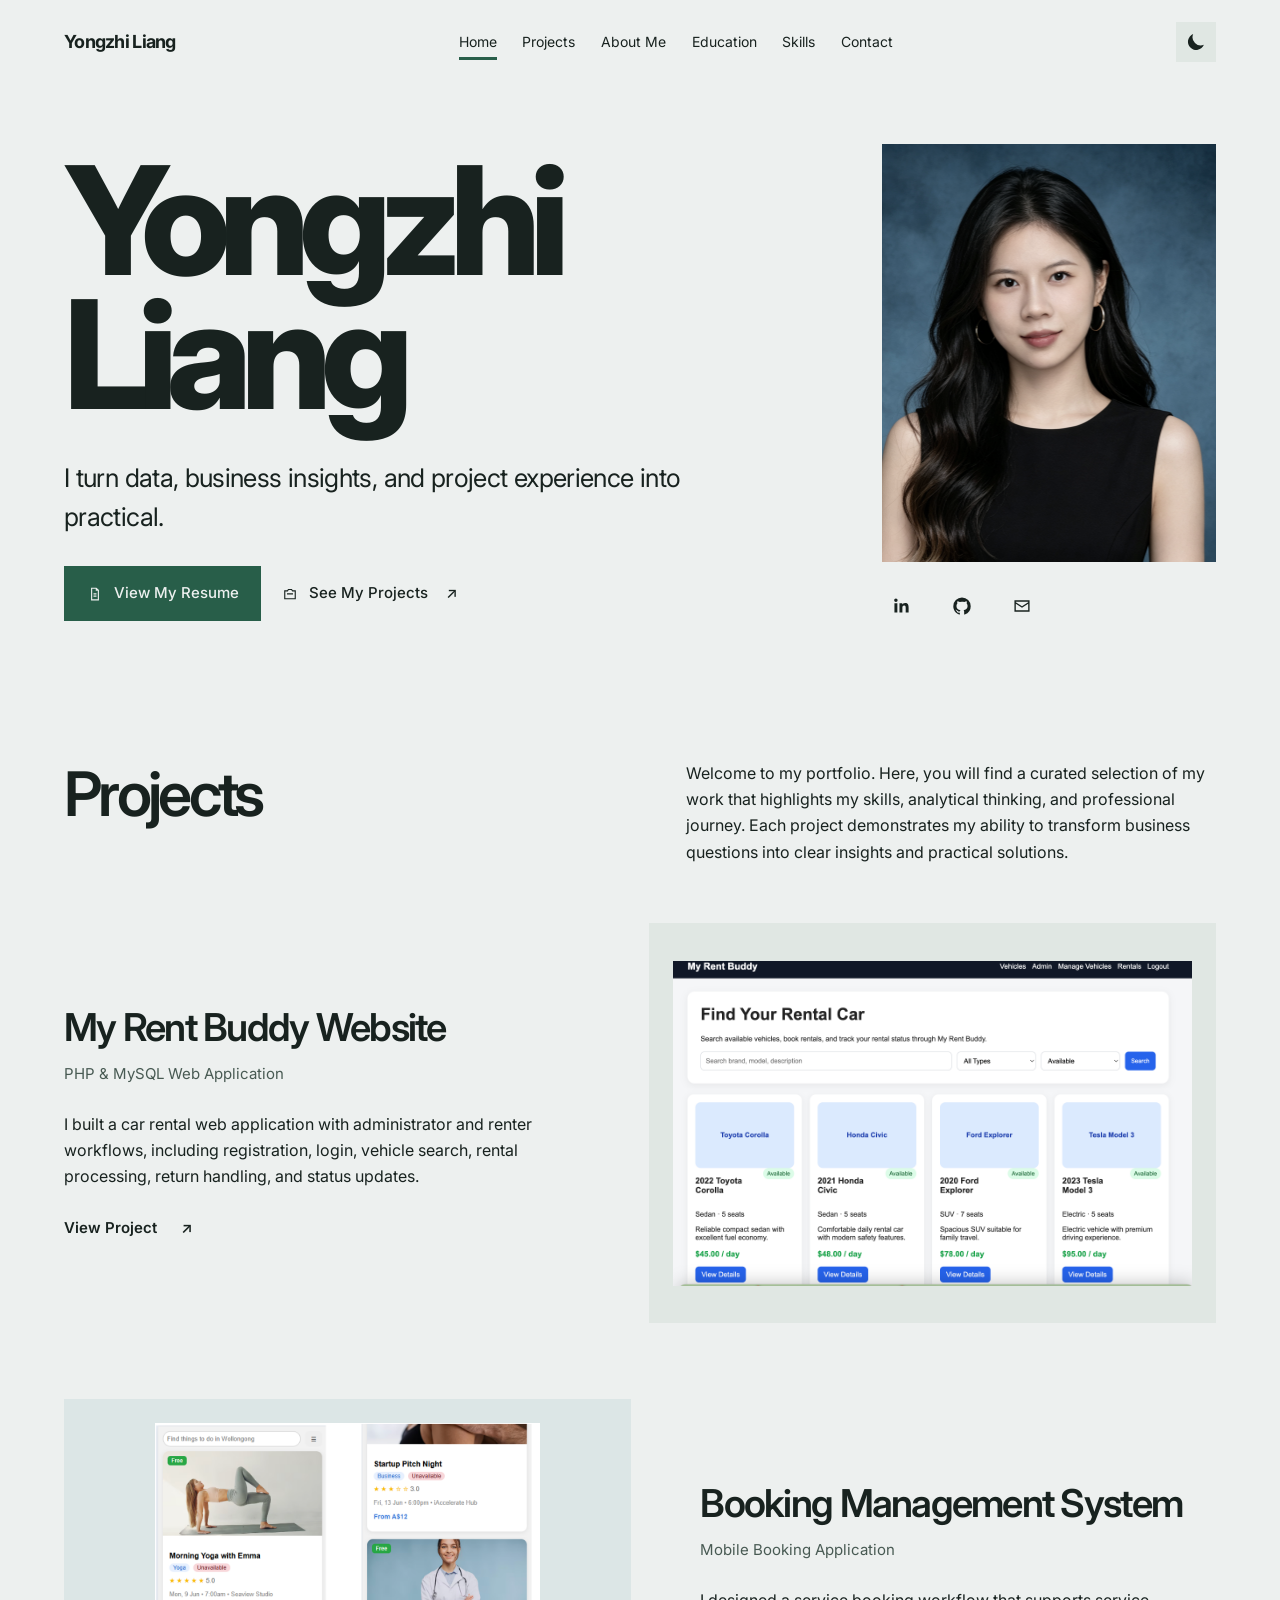
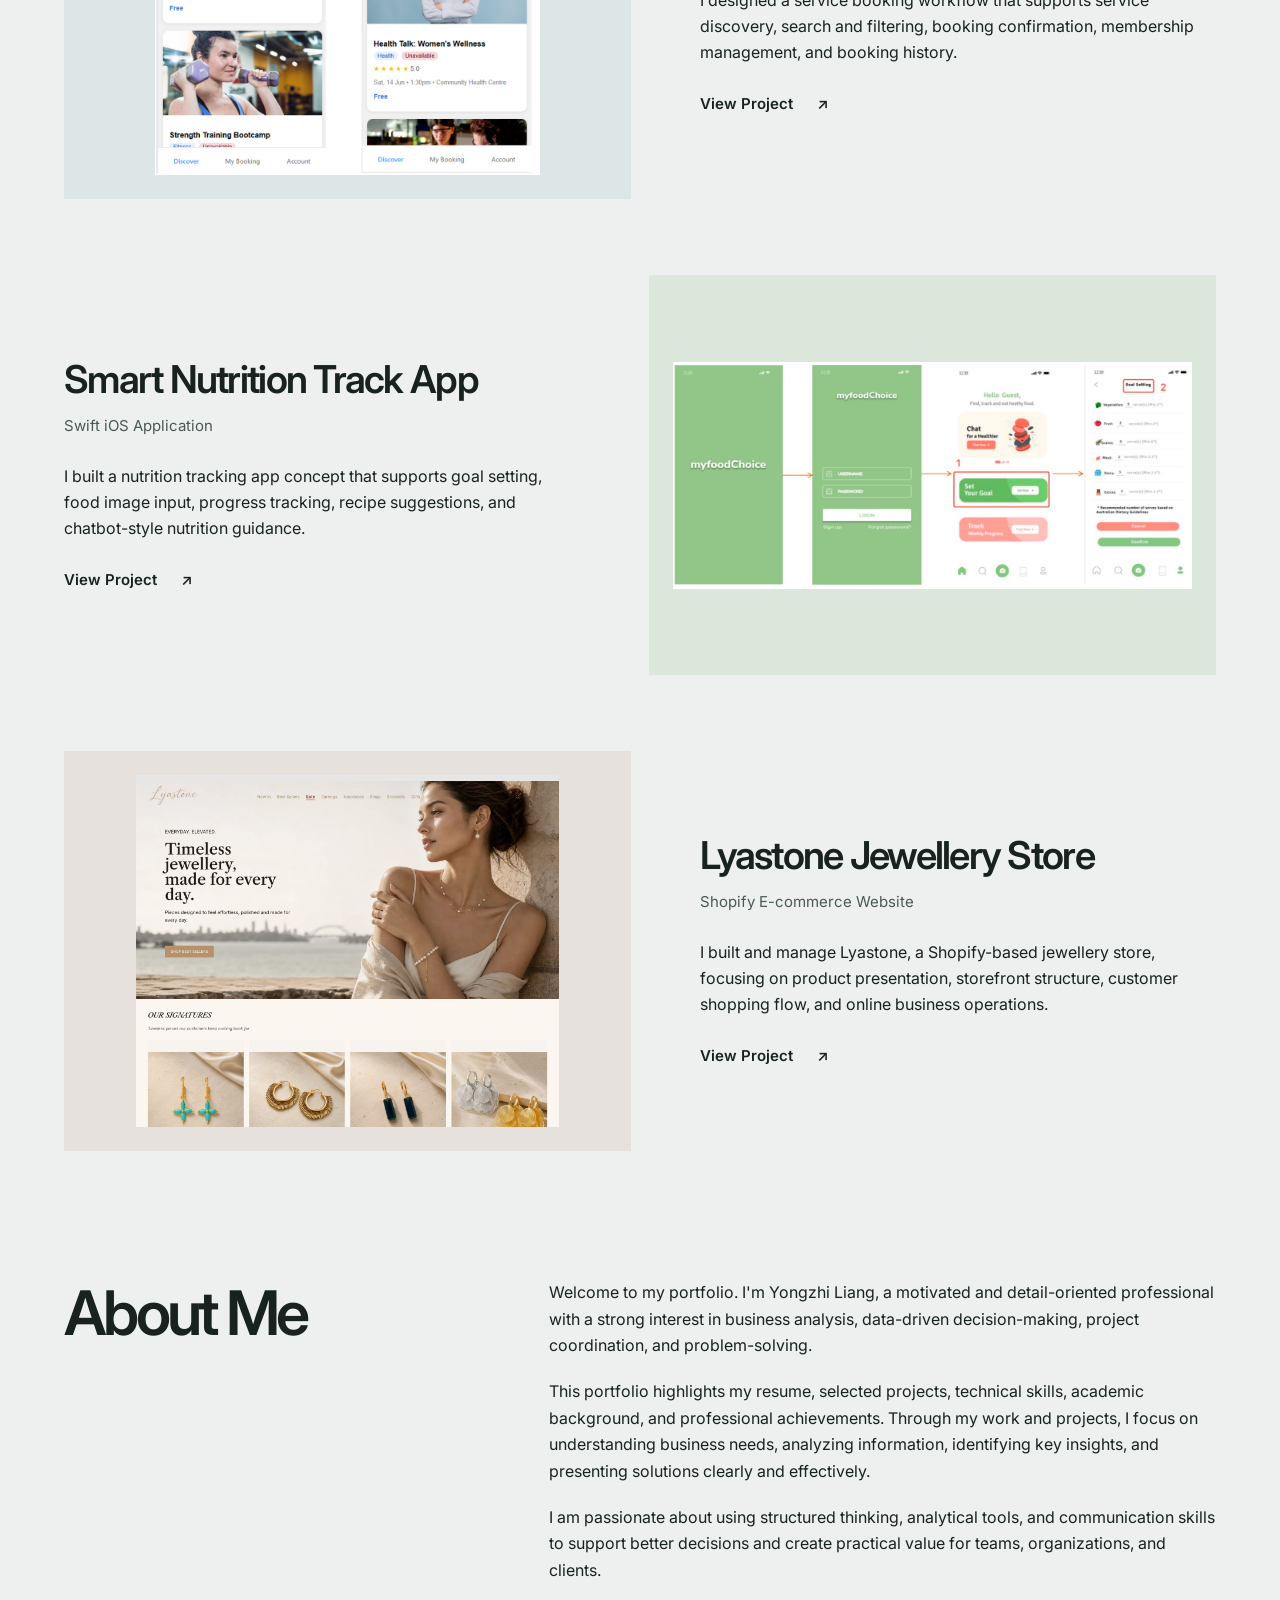
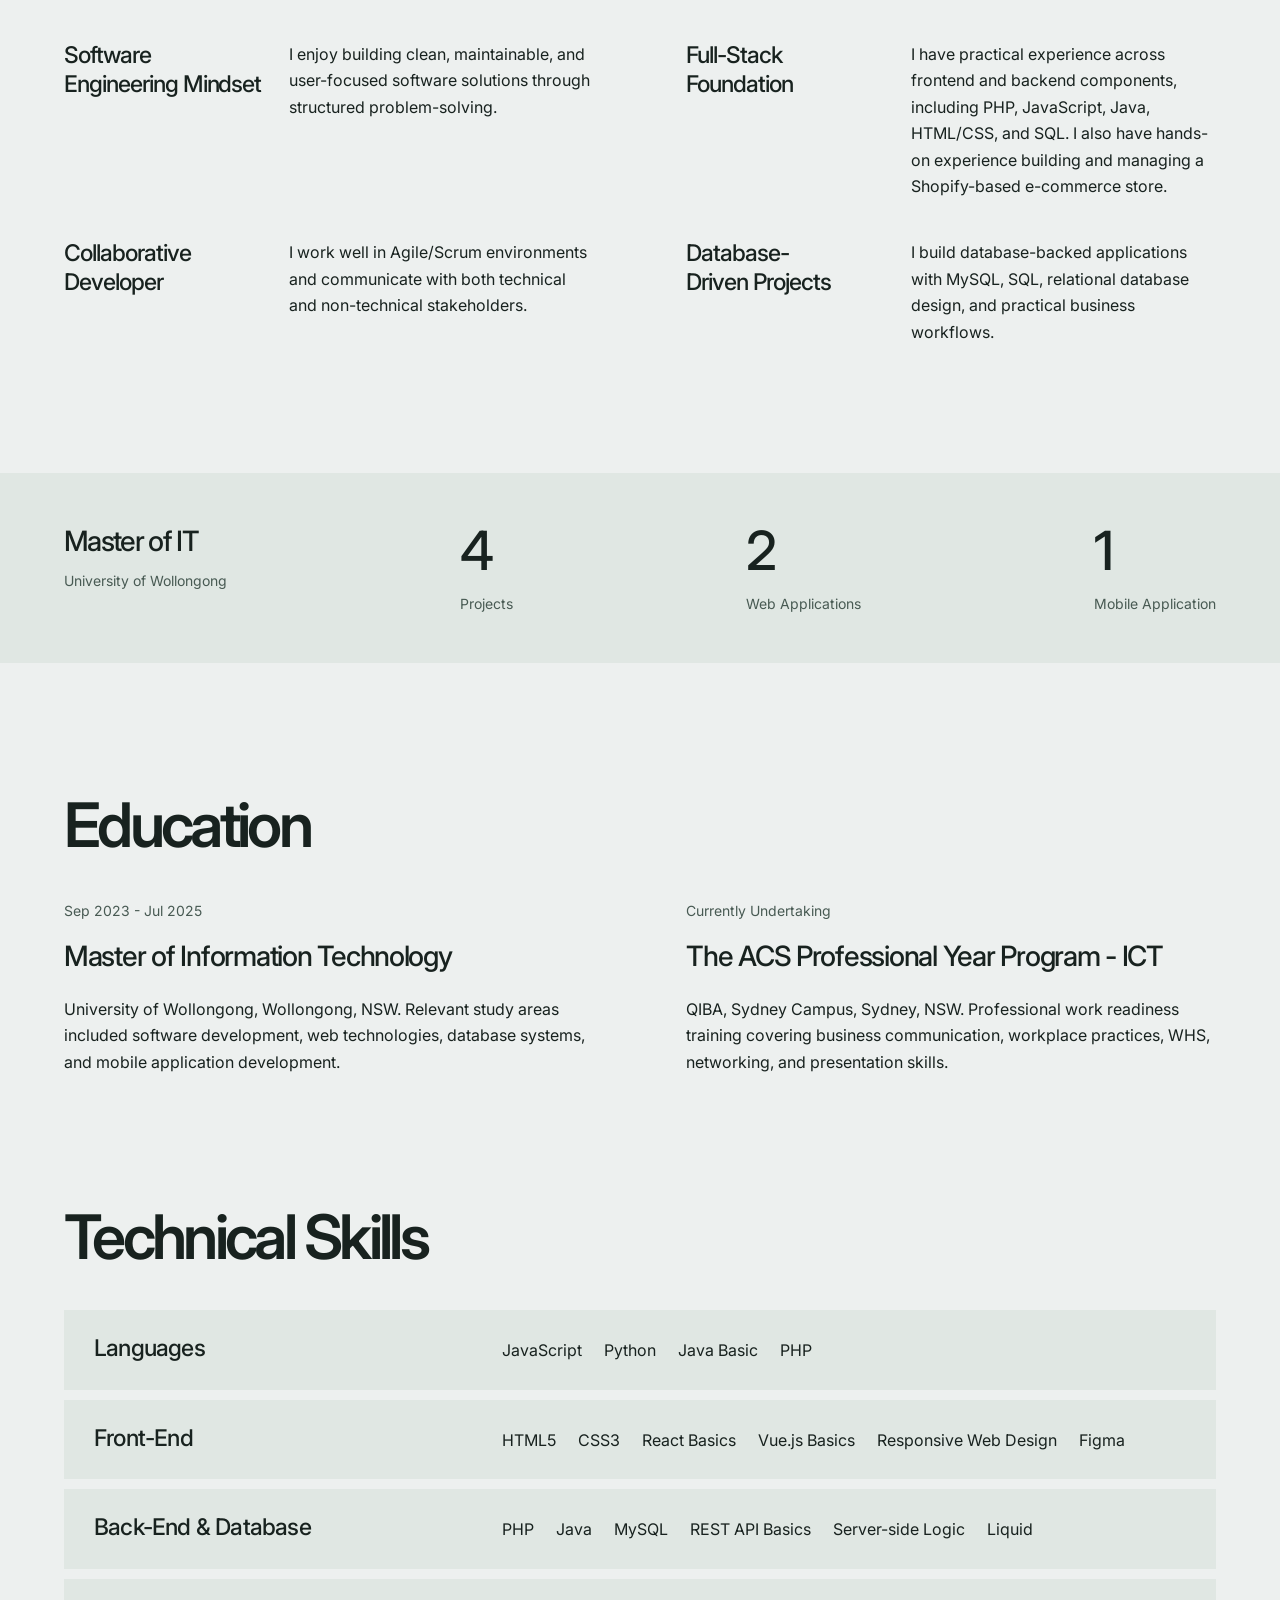
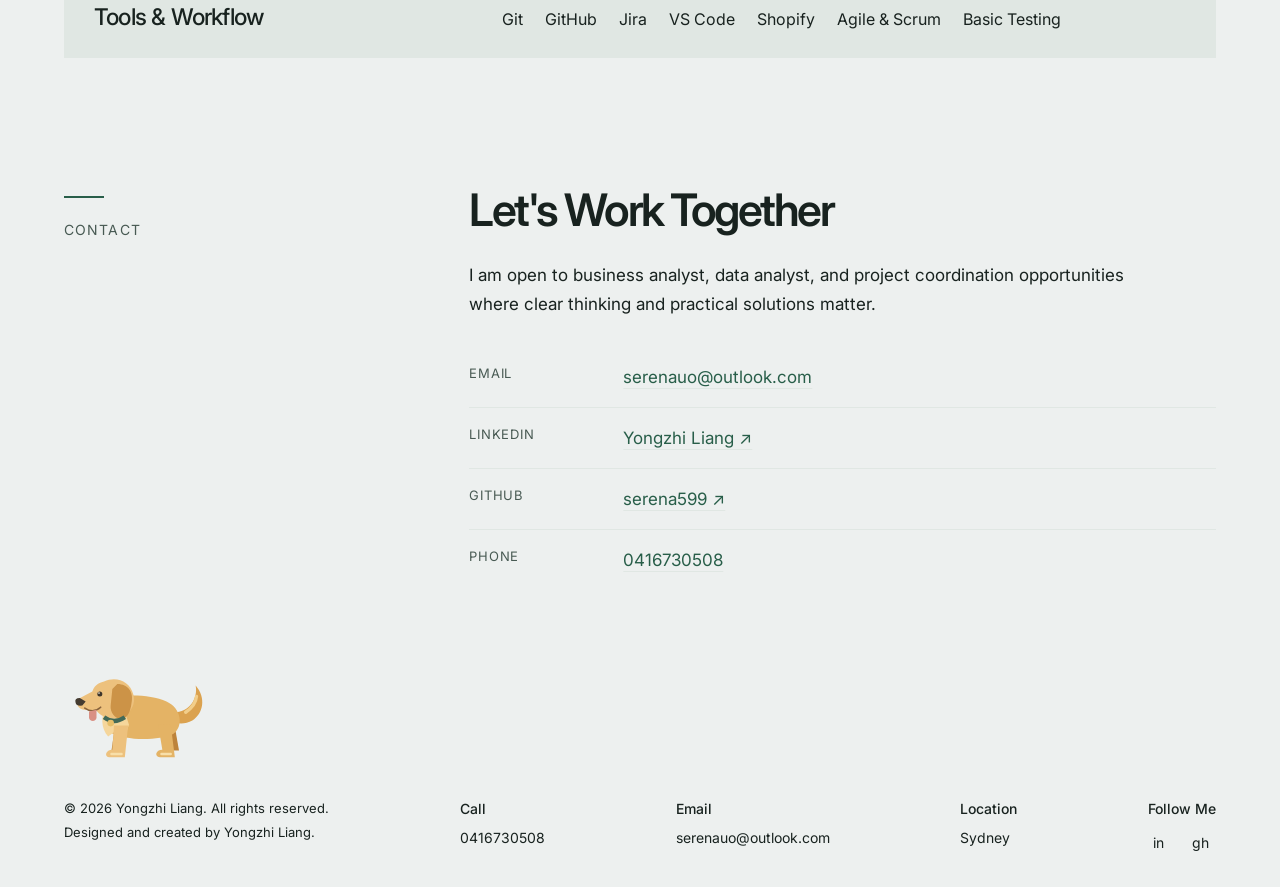
<file: index.html>
<!doctype html>
<html lang="en">
  <head>
    <meta charset="UTF-8" />
    <meta name="viewport" content="width=device-width, initial-scale=1.0" />
    <title>Yongzhi Liang Portfolio</title>
    <link rel="preconnect" href="https://fonts.googleapis.com" />
    <link rel="preconnect" href="https://fonts.gstatic.com" crossorigin />
    <link
      href="https://fonts.googleapis.com/css2?family=Inter:wght@400;500;600;700;800&display=swap"
      rel="stylesheet"
    />
    <link rel="stylesheet" href="styles.css?v=20261025-golden" />
  </head>
  <body>
    <div class="page-shell">
      <header class="site-header">
        <a class="brand" href="#home" aria-label="Yongzhi Liang home">
          <span class="brand-mark"></span>
          <strong>Yongzhi Liang</strong>
        </a>

        <nav class="site-nav" aria-label="Main navigation">
          <a class="active" href="#home">Home</a>
          <a href="#projects">Projects</a>
          <a href="#about">About Me</a>
          <a href="#resume">Education</a>
          <a href="#skills">Skills</a>
          <a href="#contact">Contact</a>
        </nav>
      </header>

      <main>
        <section class="hero" id="home">
          <div class="portrait-stage" aria-label="Yongzhi Liang portrait">
            <article class="profile-card">
              <img
                src="assets/yongzhi-liang-avatar.png"
                alt="Portrait of Yongzhi Liang"
              />

              <div class="socials" aria-label="Social profile links">
                <a
                  href="https://www.linkedin.com/in/yongzhi-liang-4002b029b/"
                  aria-label="LinkedIn"
                  target="_blank"
                  rel="noopener noreferrer"
                >
                  <svg viewBox="0 0 24 24" aria-hidden="true">
                    <path
                      d="M6.94 8.98H3.75v10.14h3.19V8.98ZM5.35 7.58c1.02 0 1.85-.83 1.85-1.86S6.37 3.86 5.35 3.86 3.5 4.69 3.5 5.72s.83 1.86 1.85 1.86Zm13.86 11.54h-3.18v-5.01c0-1.2-.02-2.74-1.67-2.74-1.68 0-1.94 1.31-1.94 2.66v5.09H9.24V8.98h3.05v1.38h.04c.43-.8 1.46-1.65 3.01-1.65 3.22 0 3.87 2.12 3.87 4.88v5.53Z"
                    />
                  </svg>
                </a>
                <a
                  href="https://github.com/serena599"
                  aria-label="GitHub"
                  target="_blank"
                  rel="noopener noreferrer"
                >
                  <svg viewBox="0 0 24 24" aria-hidden="true">
                    <path
                      d="M12 2.75A9.49 9.49 0 0 0 2.5 12.3c0 4.22 2.73 7.8 6.52 9.07.48.09.65-.21.65-.46v-1.62c-2.65.58-3.21-1.28-3.21-1.28-.43-1.11-1.06-1.41-1.06-1.41-.87-.59.07-.58.07-.58.96.07 1.46.99 1.46.99.86 1.47 2.25 1.04 2.8.8.09-.62.34-1.04.61-1.28-2.12-.24-4.35-1.06-4.35-4.72 0-1.04.37-1.9.98-2.56-.1-.24-.43-1.21.09-2.52 0 0 .81-.26 2.62.98A9.05 9.05 0 0 1 12 7.39c.81 0 1.62.11 2.38.32 1.82-1.24 2.62-.98 2.62-.98.52 1.31.19 2.28.09 2.52.61.66.98 1.52.98 2.56 0 3.67-2.23 4.47-4.36 4.71.34.3.65.88.65 1.77v2.62c0 .25.17.55.66.46a9.53 9.53 0 0 0 6.48-9.07A9.49 9.49 0 0 0 12 2.75Z"
                    />
                  </svg>
                </a>
                <a href="mailto:serena519zz@gmail.com" aria-label="Email">
                  <svg viewBox="0 0 24 24" aria-hidden="true">
                    <path
                      d="M3.75 5.75h16.5v12.5H3.75V5.75Zm1.5 1.5v.55L12 12.2l6.75-4.4v-.55H5.25Zm13.5 9.5V9.57l-6.34 4.14a.75.75 0 0 1-.82 0L5.25 9.57v7.18h13.5Z"
                    />
                  </svg>
                </a>
              </div>
            </article>
          </div>

          <div class="hero-copy">
            <h1>Yongzhi<br />Liang</h1>
            <p class="lead">
              I turn data, business insights, and project experience into
              practical.
            </p>
            <div class="hero-actions">
              <a class="button primary" href="#resume">
                <svg viewBox="0 0 24 24" aria-hidden="true">
                  <path
                    d="M6.75 3.5h7.19l3.31 3.31V20.5H6.75V3.5Zm1.5 1.5v14h7.5V7.75H13V5H8.25Zm6.25.93v.32h.32l-.32-.32ZM10 11h4v1.5h-4V11Zm0 3h4v1.5h-4V14Z"
                  />
                </svg>
                View My Resume
              </a>
              <a class="button secondary" href="#projects">
                <svg viewBox="0 0 24 24" aria-hidden="true">
                  <path
                    d="M9.5 5.25h5L15.75 7h4v12H4.25V7h4L9.5 5.25Zm.77 1.5L9.02 8.5H5.75v9h12.5v-9h-3.27l-1.25-1.75h-3.46ZM8 11h8v1.5H8V11Z"
                  />
                </svg>
                See My Projects
              </a>
            </div>
          </div>
        </section>

        <section
          class="projects-section"
          id="projects"
          aria-labelledby="projects-heading"
        >
          <div class="projects-heading">
            <h2 id="projects-heading"><span></span>Projects</h2>
            <p>
              Welcome to my portfolio. Here, you will find a curated selection
              of my work that highlights my skills, analytical thinking, and
              professional journey. Each project demonstrates my ability to
              transform business questions into clear insights and practical
              solutions.
            </p>
          </div>
          <div class="project-list">
            <a class="project-feature" href="projects/my-rent-buddy.html">
              <article class="project-copy">
                <div class="project-title-row">
                  <h3>My Rent Buddy Website</h3>
                  <strong>PHP &amp; MySQL Web Application</strong>
                </div>
                <p>
                  I built a car rental web application with administrator and
                  renter workflows, including registration, login, vehicle
                  search, rental processing, return handling, and status
                  updates.
                </p>
                <span>View Project</span>
              </article>
              <div class="project-media media-rent-buddy single-project-image">
                <img
                  class="project-screenshot"
                  src="assets/projects/my-rent-buddy-vehicles.png"
                  alt="My Rent Buddy vehicle listings"
                  loading="lazy"
                />
              </div>
            </a>

            <a class="project-feature" href="projects/booking-management.html">
              <article class="project-copy">
                <div class="project-title-row">
                  <h3>Booking Management System</h3>
                  <strong>Mobile Booking Application</strong>
                </div>
                <p>
                  I designed a service booking workflow that supports service
                  discovery, search and filtering, booking confirmation,
                  membership management, and booking history.
                </p>
                <span>View Project</span>
              </article>
              <div class="project-media media-booking single-project-image">
                <img
                  class="project-screenshot"
                  src="assets/projects/service-list.png"
                  alt="Booking Management service list"
                  loading="lazy"
                />
              </div>
            </a>

            <a
              class="project-feature"
              href="projects/smart-nutrition-track.html"
            >
              <article class="project-copy">
                <div class="project-title-row">
                  <h3>Smart Nutrition Track App</h3>
                  <strong>Swift iOS Application</strong>
                </div>
                <p>
                  I built a nutrition tracking app concept that supports goal
                  setting, food image input, progress tracking, recipe
                  suggestions, and chatbot-style nutrition guidance.
                </p>
                <span>View Project</span>
              </article>
              <div class="project-media media-nutrition single-project-image">
                <img
                  class="project-screenshot"
                  src="assets/projects/goal- setting.png"
                  alt="Smart Nutrition Track goal setting"
                  loading="lazy"
                />
              </div>
            </a>

            <a
              class="project-feature"
              href="projects/lyastone-shopify-store.html"
            >
              <article class="project-copy">
                <div class="project-title-row">
                  <h3>Lyastone Jewellery Store</h3>
                  <strong>Shopify E-commerce Website</strong>
                </div>
                <p>
                  I built and manage Lyastone, a Shopify-based jewellery store,
                  focusing on product presentation, storefront structure,
                  customer shopping flow, and online business operations.
                </p>
                <span>View Project</span>
              </article>
              <div class="project-media media-lyastone single-project-image">
                <img
                  class="project-screenshot"
                  src="assets/projects/lyastone-homepage.png"
                  alt="Lyastone jewellery storefront"
                  loading="lazy"
                />
              </div>
            </a>
          </div>
        </section>

        <section class="about" id="about" aria-labelledby="about-heading">
          <h2 id="about-heading">About Me</h2>
          <div class="title-line"></div>
          <div class="intro-text">
            <p>
              Welcome to my portfolio. I'm Yongzhi Liang, a motivated and
              detail-oriented professional with a strong interest in business
              analysis, data-driven decision-making, project coordination, and
              problem-solving.
            </p>
            <p>
              This portfolio highlights my resume, selected projects, technical
              skills, academic background, and professional achievements.
              Through my work and projects, I focus on understanding business
              needs, analyzing information, identifying key insights, and
              presenting solutions clearly and effectively.
            </p>
            <p>
              I am passionate about using structured thinking, analytical tools,
              and communication skills to support better decisions and create
              practical value for teams, organizations, and clients.
            </p>
          </div>
          <div class="about-grid">
            <article>
              <svg viewBox="0 0 24 24" aria-hidden="true">
                <path
                  d="M12 12.25a4.25 4.25 0 1 1 0-8.5 4.25 4.25 0 0 1 0 8.5Zm0-1.5a2.75 2.75 0 1 0 0-5.5 2.75 2.75 0 0 0 0 5.5ZM4.5 20.25v-2.1c0-2.68 2.18-4.9 4.9-4.9h5.2c2.72 0 4.9 2.22 4.9 4.9v2.1H18v-2.1a3.4 3.4 0 0 0-3.4-3.4H9.4A3.4 3.4 0 0 0 6 18.15v2.1H4.5Z"
                />
              </svg>
              <h3>Software Engineering Mindset</h3>
              <p>
                I enjoy building clean, maintainable, and user-focused software
                solutions through structured problem-solving.
              </p>
            </article>
            <article>
              <svg viewBox="0 0 24 24" aria-hidden="true">
                <path
                  d="M9.75 4.25h4.5V7h5.5v12.75H4.25V7h5.5V4.25Zm1.5 2.75h1.5V5.75h-1.5V7Zm7 4.25H5.75v7h12.5v-7Zm0-2.75H5.75v1.25h12.5V8.5Z"
                />
              </svg>
              <h3>Full-Stack Foundation</h3>
              <p>
                I have practical experience across frontend and backend
                components, including PHP, JavaScript, Java, HTML/CSS, and SQL.
                I also have hands-on experience building and managing a
                Shopify-based e-commerce store.
              </p>
            </article>
            <article>
              <svg viewBox="0 0 24 24" aria-hidden="true">
                <path
                  d="M8 11.75a3.25 3.25 0 1 1 0-6.5 3.25 3.25 0 0 1 0 6.5Zm8 0a3.25 3.25 0 1 1 0-6.5 3.25 3.25 0 0 1 0 6.5Zm-8-1.5a1.75 1.75 0 1 0 0-3.5 1.75 1.75 0 0 0 0 3.5Zm8 0a1.75 1.75 0 1 0 0-3.5 1.75 1.75 0 0 0 0 3.5ZM2.75 19.5v-1.35A4.4 4.4 0 0 1 7.15 13.75h1.7c1.34 0 2.56.6 3.37 1.54a4.39 4.39 0 0 1 3.37-1.54h1.26a4.4 4.4 0 0 1 4.4 4.4v1.35h-1.5v-1.35a2.9 2.9 0 0 0-2.9-2.9h-1.26a2.9 2.9 0 0 0-2.9 2.9v1.35h-1.5v-1.35a2.9 2.9 0 0 0-2.9-2.9H7.15a2.9 2.9 0 0 0-2.9 2.9v1.35h-1.5Z"
                />
              </svg>
              <h3>Collaborative Developer</h3>
              <p>
                I work well in Agile/Scrum environments and communicate with
                both technical and non-technical stakeholders.
              </p>
            </article>
            <article>
              <svg viewBox="0 0 24 24" aria-hidden="true">
                <path
                  d="M4 18.25h16v1.5H4v-1.5Zm1.5-5h2v4h-2v-4Zm4.25-2.75h2v6.75h-2V10.5ZM14 8h2v9.25h-2V8Zm4.25-3.25h2v12.5h-2V4.75ZM5 10.55l4.18-4.18 3.08 3.08 5.82-5.82 1.06 1.06-6.88 6.88-3.08-3.08L6.06 11.6 5 10.55Z"
                />
              </svg>
              <h3>Database-Driven Projects</h3>
              <p>
                I build database-backed applications with MySQL, SQL, relational
                database design, and practical business workflows.
              </p>
            </article>
          </div>
        </section>

        <section class="stats-band" aria-label="Portfolio summary">
          <div class="stat">
            <svg viewBox="0 0 24 24" aria-hidden="true">
              <path
                d="M12 4 2.75 8.6 12 13.2l7.25-3.61v5.16h1.5V8.6L12 4Zm0 7.52L6.12 8.6 12 5.68l5.88 2.92L12 11.52Zm-5.25 1.2v3.01c0 1.42 2.3 3.02 5.25 3.02s5.25-1.6 5.25-3.02v-3.01l-1.5.75v2.26c0 .46-1.42 1.52-3.75 1.52s-3.75-1.06-3.75-1.52v-2.26l-1.5-.75Z"
              />
            </svg>
            <div>
              <strong>Master of IT</strong>
              <span>University of Wollongong</span>
            </div>
          </div>
          <div class="stat">
            <svg viewBox="0 0 24 24" aria-hidden="true">
              <path
                d="M5 4.75h14v14.5H5V4.75Zm1.5 1.5v11.5h11v-11.5h-11Zm2 2.5h7v1.5h-7v-1.5Zm0 3.25h7v1.5h-7V12Z"
              />
            </svg>
            <div>
              <strong>4</strong>
              <span>Projects</span>
            </div>
          </div>
          <div class="stat">
            <svg viewBox="0 0 24 24" aria-hidden="true">
              <path
                d="m4.75 17.25 3.5-3.5 2.75 2.74 6.72-6.72H15v-1.5h5.25v5.25h-1.5V10.8L11 18.55l-2.75-2.74-2.44 2.5-1.06-1.06ZM5 6h2v7H5V6Zm4 3h2v4H9V9Zm4-4h2v6h-2V5Z"
              />
            </svg>
            <div>
              <strong>2</strong>
              <span>Web Applications</span>
            </div>
          </div>
          <div class="stat">
            <svg viewBox="0 0 24 24" aria-hidden="true">
              <path
                d="M7.25 4.25h9.5v2.5H20v3a5.25 5.25 0 0 1-4.32 5.16 4.28 4.28 0 0 1-2.93 2.01v1.33H16v1.5H8v-1.5h3.25v-1.33a4.28 4.28 0 0 1-2.93-2.01A5.25 5.25 0 0 1 4 9.75v-3h3.25v-2.5Zm1.5 1.5v6.75a3.25 3.25 0 0 0 6.5 0V5.75h-6.5ZM5.5 8.25v1.5a3.75 3.75 0 0 0 2.3 3.45 5.02 5.02 0 0 1-.05-.7V8.25H5.5Zm10.75 0v4.25c0 .24-.02.47-.05.7a3.75 3.75 0 0 0 2.3-3.45v-1.5h-2.25Z"
              />
            </svg>
            <div>
              <strong>1</strong>
              <span>Mobile Application</span>
            </div>
          </div>
        </section>

        <section
          class="content-section resume-section"
          id="resume"
          aria-labelledby="resume-heading"
        >
          <div class="section-heading">
            <h2 id="resume-heading">Education</h2>
          </div>
          <div class="resume-layout education-only">
            <article class="timeline-panel">
              <div class="timeline-item">
                <span>Sep 2023 - Jul 2025</span>
                <h4>Master of Information Technology</h4>
                <p>
                  University of Wollongong, Wollongong, NSW. Relevant study
                  areas included software development, web technologies,
                  database systems, and mobile application development.
                </p>
              </div>
              <div class="timeline-item">
                <span>Currently Undertaking</span>
                <h4>The ACS Professional Year Program - ICT</h4>
                <p>
                  QIBA, Sydney Campus, Sydney, NSW. Professional work readiness
                  training covering business communication, workplace practices,
                  WHS, networking, and presentation skills.
                </p>
              </div>
            </article>
          </div>
        </section>

        <section
          class="content-section skills-section"
          id="skills"
          aria-labelledby="skills-heading"
        >
          <div class="section-heading">
            <h2 id="skills-heading">Technical Skills</h2>
          </div>
          <div class="skills-layout">
            <div class="skill-group">
              <h3>Languages</h3>
              <ul>
                <li>JavaScript</li>
                <li>Python</li>
                <li>Java Basic</li>
                <li>PHP</li>
              </ul>
            </div>
            <div class="skill-group">
              <h3>Front-End</h3>
              <ul>
                <li>HTML5</li>
                <li>CSS3</li>
                <li>React Basics</li>
                <li>Vue.js Basics</li>
                <li>Responsive Web Design</li>
                <li>Figma</li>
              </ul>
            </div>
            <div class="skill-group">
              <h3>Back-End &amp; Database</h3>
              <ul>
                <li>PHP</li>
                <li>Java</li>
                <li>MySQL</li>
                <li>REST API Basics</li>
                <li>Server-side Logic</li>
                <li>Liquid</li>
              </ul>
            </div>
            <div class="skill-group">
              <h3>Tools &amp; Workflow</h3>
              <ul>
                <li>Git</li>
                <li>GitHub</li>
                <li>Jira</li>
                <li>VS Code</li>
                <li>Shopify</li>
                <li>Agile &amp; Scrum</li>
                <li>Basic Testing</li>
              </ul>
            </div>
          </div>
        </section>

        <section
          class="contact-section"
          id="contact"
          aria-labelledby="contact-heading"
        >
          <p class="contact-label">Contact</p>
          <div class="contact-body">
            <h2 id="contact-heading">Let's Work Together</h2>
            <p class="contact-intro">
              I am open to business analyst, data analyst, and project
              coordination opportunities where clear thinking and practical
              solutions matter.
            </p>
            <dl class="contact-details">
              <div>
                <dt>Email</dt>
                <dd>
                  <a href="mailto:serenauo@outlook.com">serenauo@outlook.com</a>
                </dd>
              </div>
              <div>
                <dt>LinkedIn</dt>
                <dd>
                  <a
                    href="https://www.linkedin.com/in/yongzhi-liang-4002b029b/"
                    target="_blank"
                    rel="noopener noreferrer"
                    >Yongzhi Liang ↗</a
                  >
                </dd>
              </div>
              <div>
                <dt>GitHub</dt>
                <dd>
                  <a
                    href="https://github.com/serena599"
                    target="_blank"
                    rel="noopener noreferrer"
                    >serena599 ↗</a
                  >
                </dd>
              </div>
              <div>
                <dt>Phone</dt>
                <dd><a href="tel:0416730508">0416730508</a></dd>
              </div>
            </dl>
          </div>
        </section>
      </main>

      <div class="retriever-scene" aria-hidden="true">
        <div class="retriever-travel">
          <div class="retriever-facing">
            <svg class="golden-retriever" viewBox="0 0 180 125">
              <g class="dog-tail">
                <path
                  d="M128 64C150 66 161 48 158 32c13 15 9 34-4 42-9 5-20 4-27 0Z"
                  fill="#dba24f"
                />
                <path
                  d="M146 64q12-8 13-19"
                  fill="none"
                  stroke="#f2ce8a"
                  stroke-width="4"
                  stroke-linecap="round"
                />
              </g>
              <g class="dog-leg dog-leg-far-front">
                <path d="M62 75 57 110h15l3-35Z" fill="#bd833b" />
              </g>
              <g class="dog-leg dog-leg-far-back">
                <path d="m118 74 6 36h14l-7-40Z" fill="#bd833b" />
              </g>
              <g class="dog-body">
                <path
                  d="M49 48C70 42 103 42 123 51c18 8 21 30 8 39-17 8-56 9-76-2Z"
                  fill="#e4b365"
                />
                <path
                  d="M51 55c-7 14-7 28 2 38l7-5 4 8 6-10 4 4 4-11-7-22Z"
                  fill="#f5d69b"
                />
                <path
                  d="M48 27c15-7 31 0 35 15 4 11-3 24-15 28-10 4-24 0-29-8l-15-1c-7-1-10-7-7-13l17-9c2-6 6-10 14-12Z"
                  fill="#edc17d"
                />
                <path
                  class="dog-ear"
                  d="M64 30c13 0 20 10 17 23-1 10-5 18-11 19-8 1-15-7-14-16l2-20Z"
                  fill="#cc9347"
                />
                <path d="M19 47q-7 0-5 6 1 4 8 3l4-5Z" fill="#443b30" />
                <circle cx="43" cy="42" r="3" fill="#3d352b" />
                <circle cx="42" cy="41" r="1" fill="#fff7e7" />
                <path
                  d="M25 59q10 7 19-1"
                  fill="none"
                  stroke="#87623c"
                  stroke-width="2"
                  stroke-linecap="round"
                />
                <path
                  class="dog-tongue"
                  d="M30 63v7c0 6 9 6 9 0v-9Z"
                  fill="#d99084"
                />
                <path
                  d="M48 70q12 9 25 0"
                  fill="none"
                  stroke="#426957"
                  stroke-width="5"
                />
                <circle cx="56" cy="77" r="4" fill="#e6be68" />
              </g>
              <g class="dog-leg dog-leg-near-front">
                <path d="m60 80-2 29c-8 0-10 8-4 9h19l4-38Z" fill="#edc17d" />
                <path
                  d="M57 114h12"
                  stroke="#f8dfa9"
                  stroke-width="3"
                  stroke-linecap="round"
                />
              </g>
              <g class="dog-leg dog-leg-near-back">
                <path d="m113 79 5 30c-8 0-10 8-3 9h18l-5-40Z" fill="#e4b365" />
                <path
                  d="M117 114h11"
                  stroke="#f8dfa9"
                  stroke-width="3"
                  stroke-linecap="round"
                />
              </g>
            </svg>
          </div>
        </div>
      </div>
      <footer class="site-footer">
        <p class="copyright">
          &copy; 2026 Yongzhi Liang. All rights reserved.<br />
          Designed and created by Yongzhi Liang.
        </p>
        <div class="footer-item">
          <svg viewBox="0 0 24 24" aria-hidden="true">
            <path
              d="M7.2 4.75 9.7 9.7l-1.6 1.16c.82 1.68 2.17 3.03 3.85 3.85l1.15-1.6 4.95 2.5-.7 3.64h-.67c-6.56 0-11.88-5.32-11.88-11.88V6.7l2.4-.45Z"
            />
          </svg>
          <div><strong>Call</strong><span>0416730508</span></div>
        </div>
        <div class="footer-item">
          <svg viewBox="0 0 24 24" aria-hidden="true">
            <path
              d="M3.75 5.75h16.5v12.5H3.75V5.75Zm1.5 1.5v.55L12 12.2l6.75-4.4v-.55H5.25Zm13.5 9.5V9.57l-6.34 4.14a.75.75 0 0 1-.82 0L5.25 9.57v7.18h13.5Z"
            />
          </svg>
          <div><strong>Email</strong><span>serenauo@outlook.com</span></div>
        </div>
        <div class="footer-item">
          <svg viewBox="0 0 24 24" aria-hidden="true">
            <path
              d="M12 2.75a6.25 6.25 0 0 0-6.25 6.25c0 4.67 5.45 10.78 5.68 11.04l.57.63.57-.63c.23-.26 5.68-6.37 5.68-11.04A6.25 6.25 0 0 0 12 2.75Zm0 15.64C10.42 16.5 7.25 12.29 7.25 9a4.75 4.75 0 1 1 9.5 0c0 3.29-3.17 7.5-4.75 9.39ZM12 6.5A2.5 2.5 0 1 0 12 11.5 2.5 2.5 0 0 0 12 6.5Zm0 3.5a1 1 0 1 1 0-2 1 1 0 0 1 0 2Z"
            />
          </svg>
          <div><strong>Location</strong><span>Sydney</span></div>
        </div>
        <div class="follow">
          <strong>Follow Me</strong>
          <span>
            <a
              href="https://www.linkedin.com/in/yongzhi-liang-4002b029b/"
              aria-label="LinkedIn"
              >in</a
            >
            <a
              href="https://github.com/serena599"
              aria-label="GitHub"
              target="_blank"
              rel="noopener noreferrer"
              >gh</a
            >
          </span>
        </div>
      </footer>
    </div>
    <script src="site.js?v=20261025-golden" defer></script>
  </body>
</html>
</file>
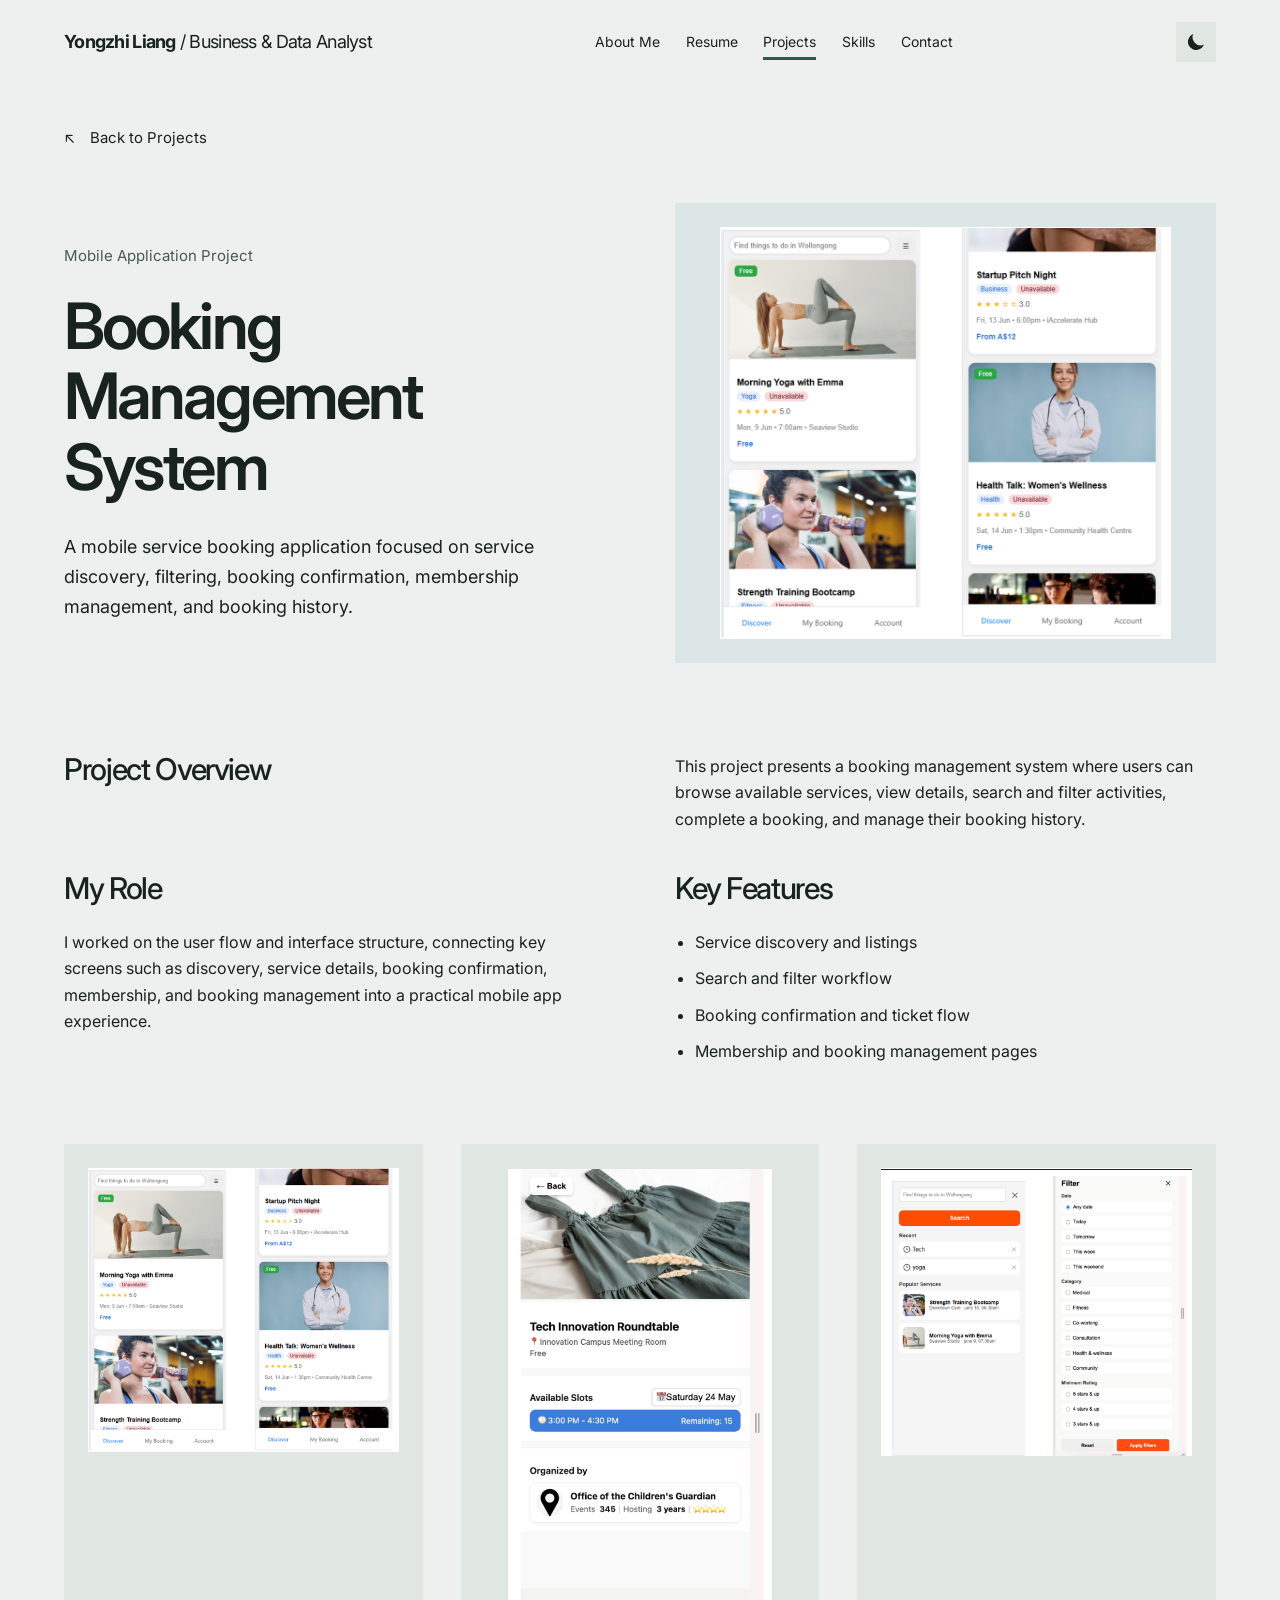
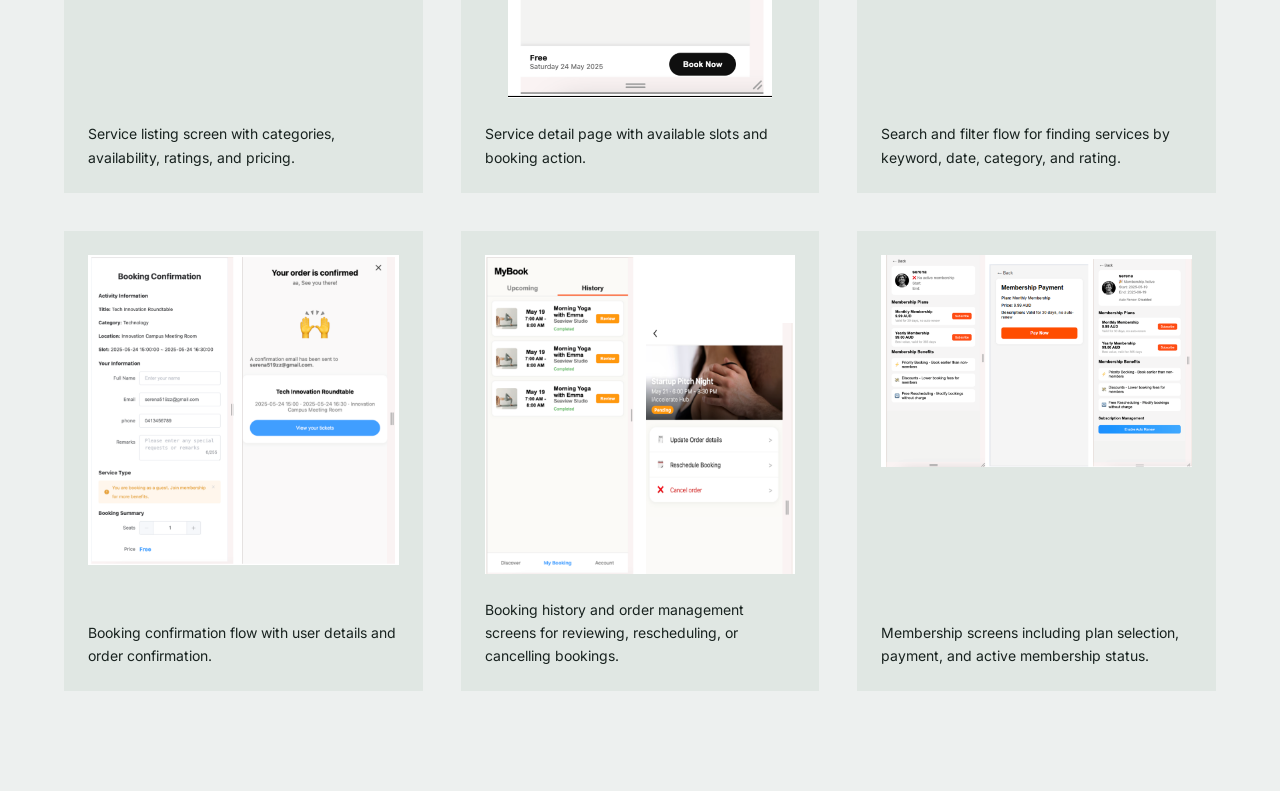
<file: projects/booking-management.html>
<!DOCTYPE html>
<html lang="en">
  <head>
    <meta charset="UTF-8" />
    <meta name="viewport" content="width=device-width, initial-scale=1.0" />
    <title>Booking Management System | Yongzhi Liang</title>
    <link rel="preconnect" href="https://fonts.googleapis.com" />
    <link rel="preconnect" href="https://fonts.gstatic.com" crossorigin />
    <link
      href="https://fonts.googleapis.com/css2?family=Inter:wght@400;500;600;700;800&display=swap"
      rel="stylesheet"
    />
    <link rel="stylesheet" href="../styles.css?v=20261024" />
  </head>
  <body>
    <div class="page-shell">
      <header class="site-header">
        <a class="brand" href="../index.html#home" aria-label="Yongzhi Liang home">
          <span class="brand-mark"></span>
          <strong>Yongzhi Liang</strong>
          <span class="slash">/</span>
          <span>Business &amp; Data Analyst</span>
        </a>
        <nav class="site-nav" aria-label="Main navigation">
          <a href="../index.html#about">About Me</a>
          <a href="../index.html#resume">Resume</a>
          <a class="active" href="../index.html#projects">Projects</a>
          <a href="../index.html#skills">Skills</a>
          <a href="../index.html#contact">Contact</a>
        </nav>
      </header>

      <main class="project-detail-page">
        <a class="back-link" href="../index.html#projects">Back to Projects</a>
        <section class="project-detail-hero">
          <div>
            <p>Mobile Application Project</p>
            <h1>Booking Management System</h1>
            <span>
              A mobile service booking application focused on service discovery,
              filtering, booking confirmation, membership management, and
              booking history.
            </span>
          </div>
          <div
            class="project-media media-booking detail-visual single-project-image"
            aria-hidden="true"
          >
            <img
              class="project-screenshot"
              src="../assets/projects/service-list.png"
              alt=""
            />
          </div>
        </section>

        <section class="project-detail-content">
          <article>
            <h2>Project Overview</h2>
            <p>
              This project presents a booking management system where users can
              browse available services, view details, search and filter
              activities, complete a booking, and manage their booking history.
            </p>
          </article>
          <article>
            <h2>My Role</h2>
            <p>
              I worked on the user flow and interface structure, connecting key
              screens such as discovery, service details, booking confirmation,
              membership, and booking management into a practical mobile app
              experience.
            </p>
          </article>
          <article>
            <h2>Key Features</h2>
            <ul>
              <li>Service discovery and listings</li>
              <li>Search and filter workflow</li>
              <li>Booking confirmation and ticket flow</li>
              <li>Membership and booking management pages</li>
            </ul>
          </article>
        </section>

        <section class="project-gallery app-gallery" aria-label="Booking management screenshots">
          <figure>
            <img
              src="../assets/projects/service-list.png"
              alt="Booking management service listing screen"
            />
            <figcaption>Service listing screen with categories, availability, ratings, and pricing.</figcaption>
          </figure>
          <figure>
            <img
              src="../assets/projects/service-detail.png"
              alt="Booking management service detail screen"
            />
            <figcaption>Service detail page with available slots and booking action.</figcaption>
          </figure>
          <figure>
            <img
              src="../assets/projects/search.png"
              alt="Booking management search and filter screens"
            />
            <figcaption>Search and filter flow for finding services by keyword, date, category, and rating.</figcaption>
          </figure>
          <figure>
            <img
              src="../assets/projects/booking.png"
              alt="Booking confirmation flow screens"
            />
            <figcaption>Booking confirmation flow with user details and order confirmation.</figcaption>
          </figure>
          <figure>
            <img
              src="../assets/projects/booking- management.png"
              alt="Booking history and order management screens"
            />
            <figcaption>Booking history and order management screens for reviewing, rescheduling, or cancelling bookings.</figcaption>
          </figure>
          <figure>
            <img
              src="../assets/projects/member.png"
              alt="Membership management screens"
            />
            <figcaption>Membership screens including plan selection, payment, and active membership status.</figcaption>
          </figure>
        </section>
      </main>
    </div>
    <script src="../site.js?v=20261024" defer></script>
  </body>
</html>
</file>
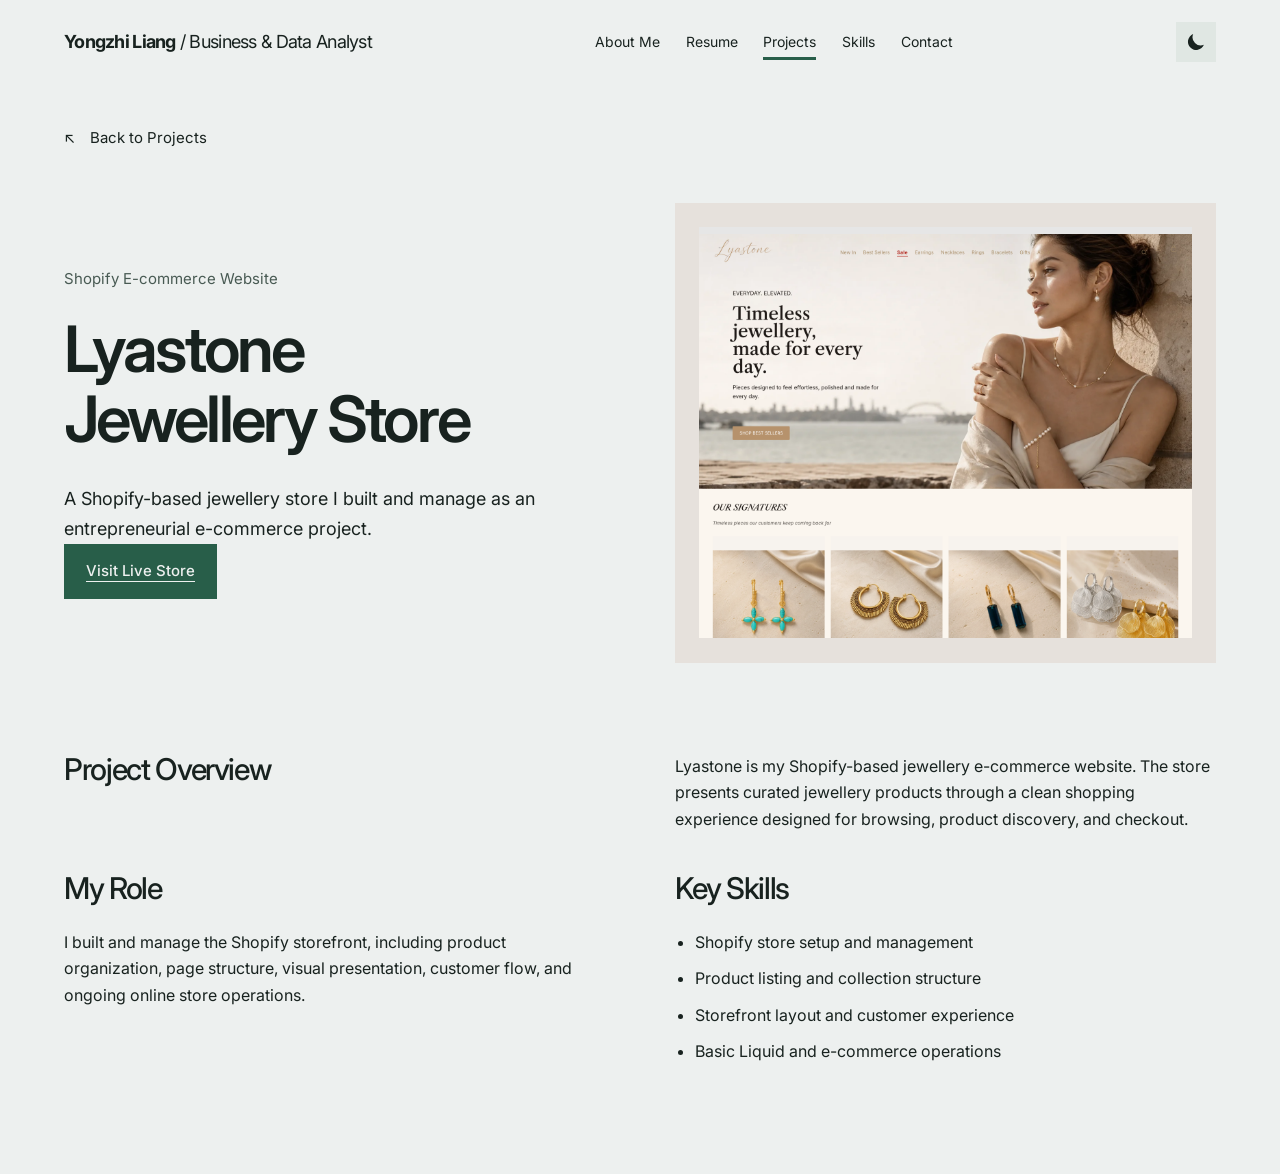
<file: projects/lyastone-shopify-store.html>
<!DOCTYPE html>
<html lang="en">
  <head>
    <meta charset="UTF-8" />
    <meta name="viewport" content="width=device-width, initial-scale=1.0" />
    <title>Lyastone Jewellery Store | Yongzhi Liang</title>
    <link rel="preconnect" href="https://fonts.googleapis.com" />
    <link rel="preconnect" href="https://fonts.gstatic.com" crossorigin />
    <link
      href="https://fonts.googleapis.com/css2?family=Inter:wght@400;500;600;700;800&display=swap"
      rel="stylesheet"
    />
    <link rel="stylesheet" href="../styles.css?v=20261024" />
  </head>
  <body>
    <div class="page-shell">
      <header class="site-header">
        <a class="brand" href="../index.html#home" aria-label="Yongzhi Liang home">
          <span class="brand-mark"></span>
          <strong>Yongzhi Liang</strong>
          <span class="slash">/</span>
          <span>Business &amp; Data Analyst</span>
        </a>
        <nav class="site-nav" aria-label="Main navigation">
          <a href="../index.html#about">About Me</a>
          <a href="../index.html#resume">Resume</a>
          <a class="active" href="../index.html#projects">Projects</a>
          <a href="../index.html#skills">Skills</a>
          <a href="../index.html#contact">Contact</a>
        </nav>
      </header>

      <main class="project-detail-page">
        <a class="back-link" href="../index.html#projects">Back to Projects</a>
        <section class="project-detail-hero">
          <div>
            <p>Shopify E-commerce Website</p>
            <h1>Lyastone Jewellery Store</h1>
            <span>
              A Shopify-based jewellery store I built and manage as an
              entrepreneurial e-commerce project.
            </span>
            <a
              class="button primary live-store-link"
              href="https://lyastone.com.au/"
              target="_blank"
              rel="noopener noreferrer"
              >Visit Live Store</a
            >
          </div>
          <div
            class="project-media media-lyastone detail-visual single-project-image"
            aria-hidden="true"
          >
            <img
              class="project-screenshot"
              src="../assets/projects/lyastone-homepage.png"
              alt=""
            />
          </div>
        </section>

        <section class="project-detail-content">
          <article>
            <h2>Project Overview</h2>
            <p>
              Lyastone is my Shopify-based jewellery e-commerce website. The
              store presents curated jewellery products through a clean shopping
              experience designed for browsing, product discovery, and checkout.
            </p>
          </article>
          <article>
            <h2>My Role</h2>
            <p>
              I built and manage the Shopify storefront, including product
              organization, page structure, visual presentation, customer flow,
              and ongoing online store operations.
            </p>
          </article>
          <article>
            <h2>Key Skills</h2>
            <ul>
              <li>Shopify store setup and management</li>
              <li>Product listing and collection structure</li>
              <li>Storefront layout and customer experience</li>
              <li>Basic Liquid and e-commerce operations</li>
            </ul>
          </article>
        </section>
      </main>
    </div>
    <script src="../site.js?v=20261024" defer></script>
  </body>
</html>
</file>
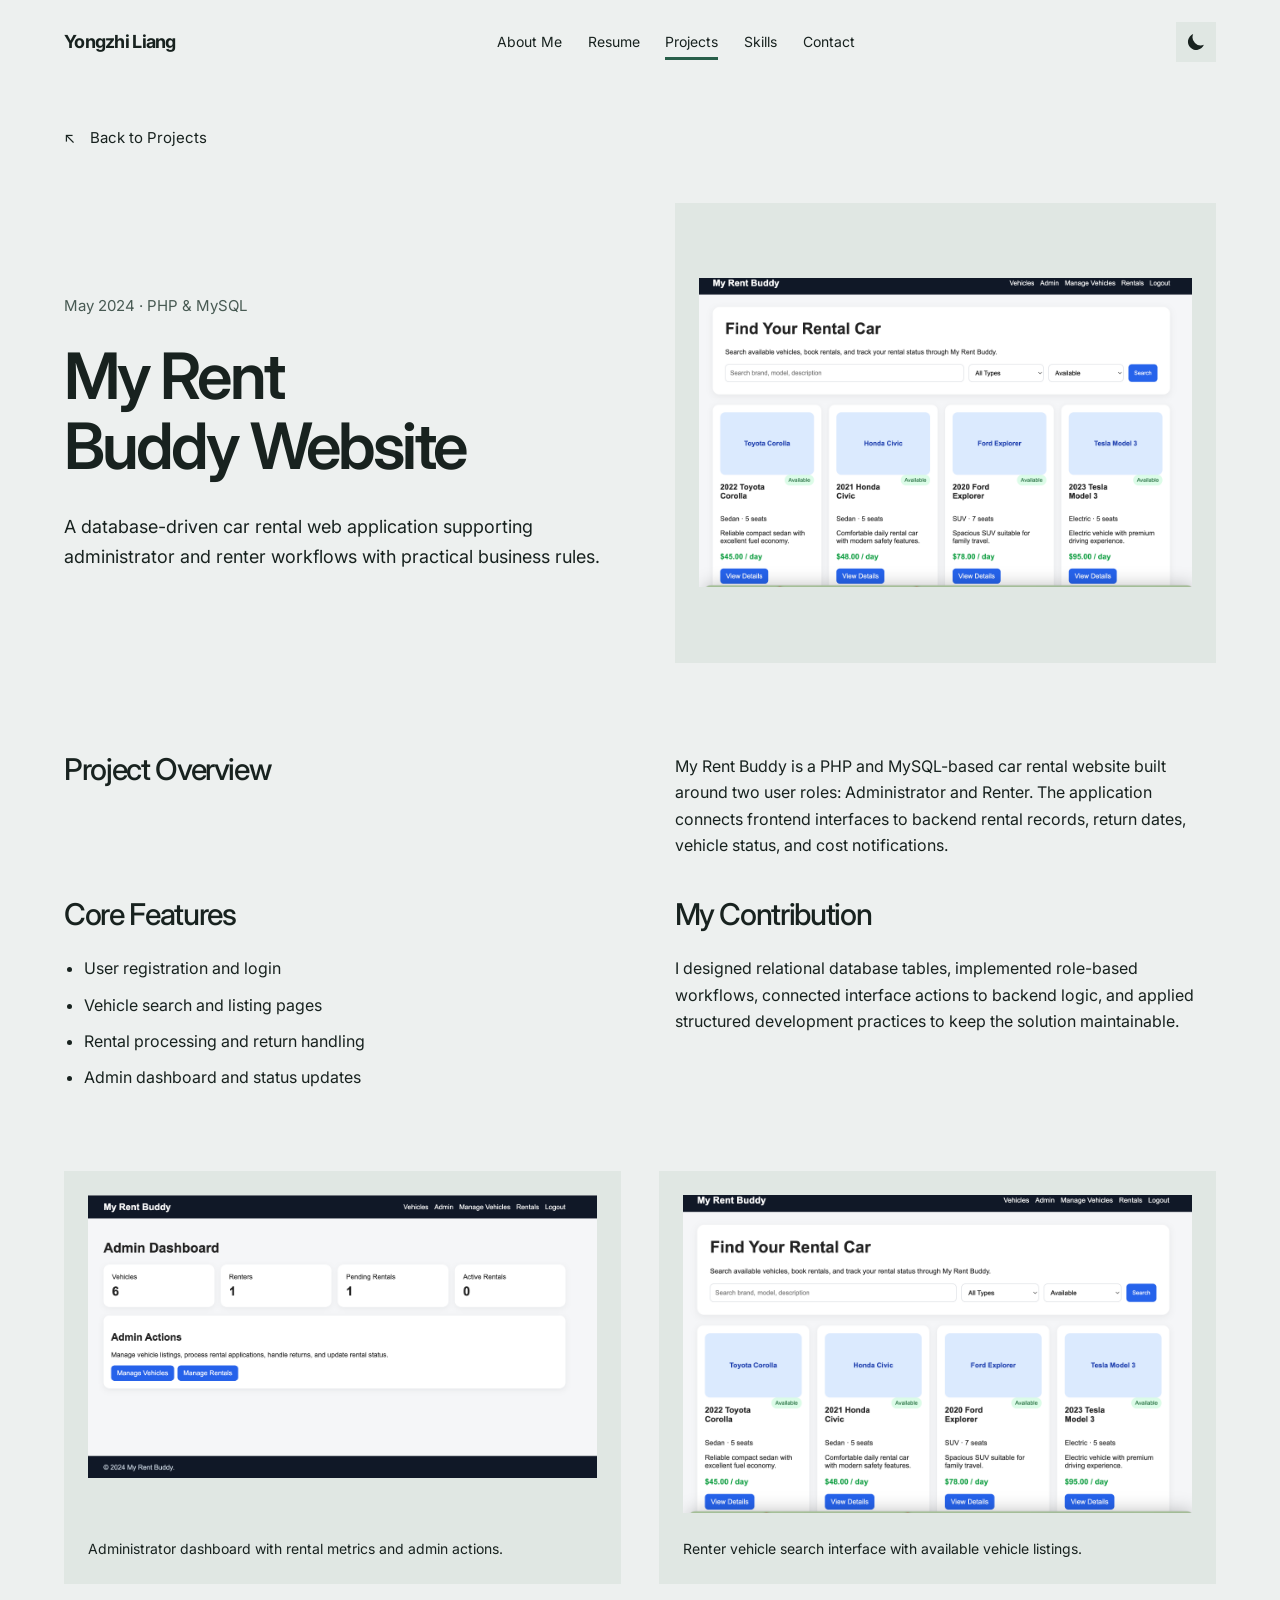
<file: projects/my-rent-buddy.html>
<!doctype html>
<html lang="en">
  <head>
    <meta charset="UTF-8" />
    <meta name="viewport" content="width=device-width, initial-scale=1.0" />
    <title>My Rent Buddy Website | Yongzhi Liang</title>
    <link rel="preconnect" href="https://fonts.googleapis.com" />
    <link rel="preconnect" href="https://fonts.gstatic.com" crossorigin />
    <link
      href="https://fonts.googleapis.com/css2?family=Inter:wght@400;500;600;700;800&display=swap"
      rel="stylesheet"
    />
    <link rel="stylesheet" href="../styles.css?v=20261024" />
  </head>
  <body>
    <div class="page-shell">
      <header class="site-header">
        <a
          class="brand"
          href="../index.html#home"
          aria-label="Yongzhi Liang home"
        >
          <span class="brand-mark"></span>
          <strong>Yongzhi Liang</strong>
        </a>
        <nav class="site-nav" aria-label="Main navigation">
          <a href="../index.html#about">About Me</a>
          <a href="../index.html#resume">Resume</a>
          <a class="active" href="../index.html#projects">Projects</a>
          <a href="../index.html#skills">Skills</a>
          <a href="../index.html#contact">Contact</a>
        </nav>
      </header>

      <main class="project-detail-page">
        <a class="back-link" href="../index.html#projects">Back to Projects</a>
        <section class="project-detail-hero">
          <div>
            <p>May 2024 · PHP &amp; MySQL</p>
            <h1>My Rent Buddy Website</h1>
            <span>
              A database-driven car rental web application supporting
              administrator and renter workflows with practical business rules.
            </span>
          </div>
          <div
            class="project-media media-rent-buddy detail-visual single-project-image"
            aria-hidden="true"
          >
            <img
              class="project-screenshot"
              src="../assets/projects/my-rent-buddy-vehicles.png"
              alt=""
            />
          </div>
        </section>

        <section class="project-detail-content rent-detail-content">
          <article>
            <h2>Project Overview</h2>
            <p>
              My Rent Buddy is a PHP and MySQL-based car rental website built
              around two user roles: Administrator and Renter. The application
              connects frontend interfaces to backend rental records, return
              dates, vehicle status, and cost notifications.
            </p>
          </article>
          <article>
            <h2>Core Features</h2>
            <ul>
              <li>User registration and login</li>
              <li>Vehicle search and listing pages</li>
              <li>Rental processing and return handling</li>
              <li>Admin dashboard and status updates</li>
            </ul>
          </article>
          <article>
            <h2>My Contribution</h2>
            <p>
              I designed relational database tables, implemented role-based
              workflows, connected interface actions to backend logic, and
              applied structured development practices to keep the solution
              maintainable.
            </p>
          </article>
        </section>

        <section class="project-gallery" aria-label="My Rent Buddy screenshots">
          <figure>
            <img
              src="../assets/projects/my-rent-buddy-admin.png"
              alt="My Rent Buddy admin dashboard screenshot"
            />
            <figcaption>
              Administrator dashboard with rental metrics and admin actions.
            </figcaption>
          </figure>
          <figure>
            <img
              src="../assets/projects/my-rent-buddy-vehicles.png"
              alt="My Rent Buddy vehicle search and listings screenshot"
            />
            <figcaption>
              Renter vehicle search interface with available vehicle listings.
            </figcaption>
          </figure>
        </section>
      </main>
    </div>
    <script src="../site.js?v=20261024" defer></script>
  </body>
</html>
</file>
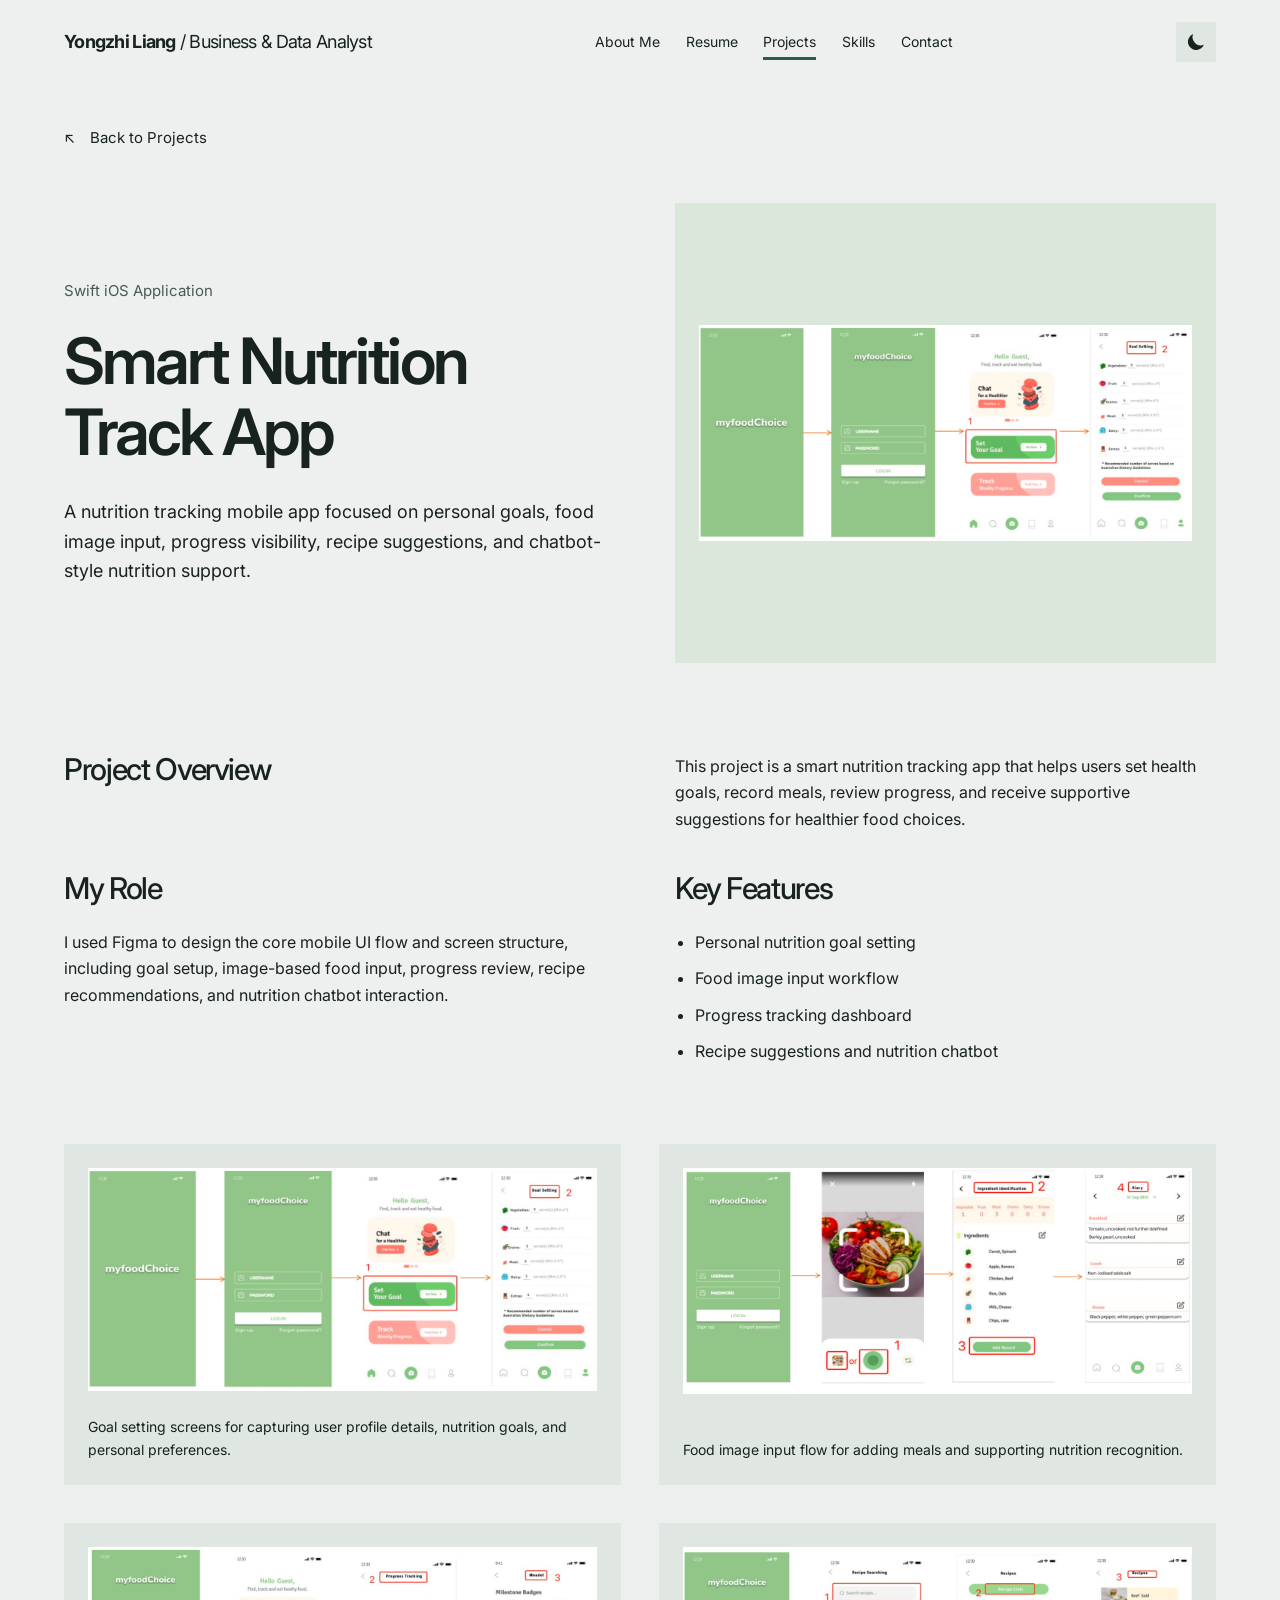
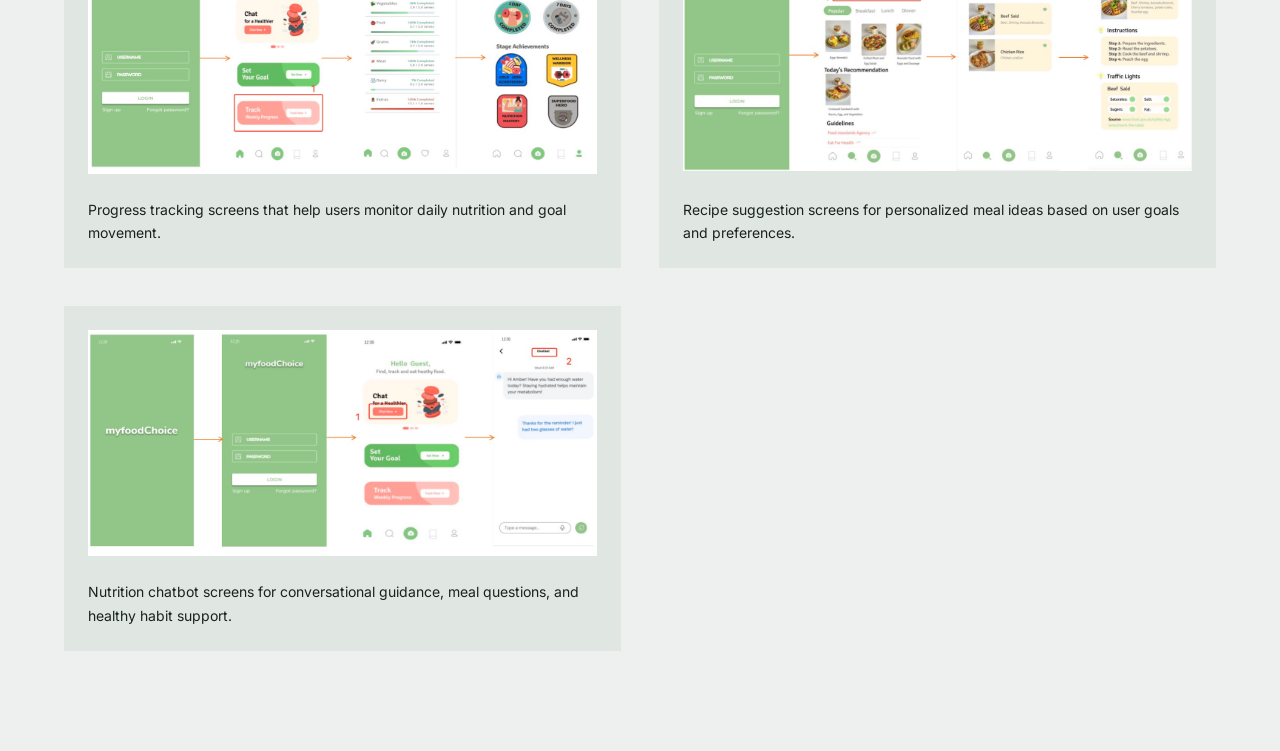
<file: projects/smart-nutrition-track.html>
<!DOCTYPE html>
<html lang="en">
  <head>
    <meta charset="UTF-8" />
    <meta name="viewport" content="width=device-width, initial-scale=1.0" />
    <title>Smart Nutrition Track App | Yongzhi Liang</title>
    <link rel="preconnect" href="https://fonts.googleapis.com" />
    <link rel="preconnect" href="https://fonts.gstatic.com" crossorigin />
    <link
      href="https://fonts.googleapis.com/css2?family=Inter:wght@400;500;600;700;800&display=swap"
      rel="stylesheet"
    />
    <link rel="stylesheet" href="../styles.css?v=20261024" />
  </head>
  <body>
    <div class="page-shell">
      <header class="site-header">
        <a class="brand" href="../index.html#home" aria-label="Yongzhi Liang home">
          <span class="brand-mark"></span>
          <strong>Yongzhi Liang</strong>
          <span class="slash">/</span>
          <span>Business &amp; Data Analyst</span>
        </a>
        <nav class="site-nav" aria-label="Main navigation">
          <a href="../index.html#about">About Me</a>
          <a href="../index.html#resume">Resume</a>
          <a class="active" href="../index.html#projects">Projects</a>
          <a href="../index.html#skills">Skills</a>
          <a href="../index.html#contact">Contact</a>
        </nav>
      </header>

      <main class="project-detail-page">
        <a class="back-link" href="../index.html#projects">Back to Projects</a>
        <section class="project-detail-hero">
          <div>
            <p>Swift iOS Application</p>
            <h1>Smart Nutrition Track App</h1>
            <span>
              A nutrition tracking mobile app focused on personal goals, food
              image input, progress visibility, recipe suggestions, and
              chatbot-style nutrition support.
            </span>
          </div>
          <div
            class="project-media media-nutrition detail-visual single-project-image"
            aria-hidden="true"
          >
            <img
              class="project-screenshot"
              src="../assets/projects/goal- setting.png"
              alt=""
            />
          </div>
        </section>

        <section class="project-detail-content">
          <article>
            <h2>Project Overview</h2>
            <p>
              This project is a smart nutrition tracking app that helps users
              set health goals, record meals, review progress, and receive
              supportive suggestions for healthier food choices.
            </p>
          </article>
          <article>
            <h2>My Role</h2>
            <p>
              I used Figma to design the core mobile UI flow and screen
              structure, including goal setup, image-based food input, progress
              review, recipe recommendations, and nutrition chatbot
              interaction.
            </p>
          </article>
          <article>
            <h2>Key Features</h2>
            <ul>
              <li>Personal nutrition goal setting</li>
              <li>Food image input workflow</li>
              <li>Progress tracking dashboard</li>
              <li>Recipe suggestions and nutrition chatbot</li>
            </ul>
          </article>
        </section>

        <section class="project-gallery nutrition-gallery" aria-label="Smart nutrition app screenshots">
          <figure>
            <img
              src="../assets/projects/goal- setting.png"
              alt="Smart nutrition app goal setting screens"
            />
            <figcaption>Goal setting screens for capturing user profile details, nutrition goals, and personal preferences.</figcaption>
          </figure>
          <figure>
            <img
              src="../assets/projects/image- insert.png"
              alt="Smart nutrition app food image input screens"
            />
            <figcaption>Food image input flow for adding meals and supporting nutrition recognition.</figcaption>
          </figure>
          <figure>
            <img
              src="../assets/projects/progress.png"
              alt="Smart nutrition app progress tracking screens"
            />
            <figcaption>Progress tracking screens that help users monitor daily nutrition and goal movement.</figcaption>
          </figure>
          <figure>
            <img
              src="../assets/projects/recipe- suggestion.png"
              alt="Smart nutrition app recipe suggestion screens"
            />
            <figcaption>Recipe suggestion screens for personalized meal ideas based on user goals and preferences.</figcaption>
          </figure>
          <figure>
            <img
              src="../assets/projects/nutrition-chatbot.png"
              alt="Smart nutrition app chatbot screens"
            />
            <figcaption>Nutrition chatbot screens for conversational guidance, meal questions, and healthy habit support.</figcaption>
          </figure>
        </section>
      </main>
    </div>
    <script src="../site.js?v=20261024" defer></script>
  </body>
</html>
</file>
<file: styles.css>
:root{--paper:#edf0ef;--ink:#18221f;--muted:#485a53;--surface:#e0e7e3;--accent:#285e49;--inverse:#dfeae3;--gutter:clamp(22px,5vw,80px);--gap:clamp(88px,10vw,152px)}
*{box-sizing:border-box}html{scroll-behavior:smooth;scroll-padding-top:108px}body{margin:0;background:var(--paper);color:var(--ink);font-family:Inter,Arial,sans-serif;font-size:16px;line-height:1.65}a{color:inherit;text-decoration:none}button{font:inherit}img{display:block;max-width:100%}svg{display:block;fill:currentColor;width:22px;height:22px}h1,h2,h3,h4,p,figure{margin:0}h1,h2,h3,h4{letter-spacing:-.045em;line-height:1.1;text-wrap:balance}p+ p{margin-top:20px}a,button{touch-action:manipulation}a:focus-visible,button:focus-visible,summary:focus-visible{outline:3px solid var(--accent);outline-offset:7px}::selection{background:var(--accent);color:var(--paper)}
.page-shell{width:min(100%,1600px);margin:auto}.site-header{position:sticky;top:0;z-index:20;display:flex;align-items:center;justify-content:space-between;gap:24px;padding:22px var(--gutter);background:var(--paper)}.brand{font-size:18px;white-space:nowrap;letter-spacing:-.04em}.brand-mark{display:none}.site-nav{display:flex;align-items:center;gap:clamp(15px,2vw,32px)}.site-nav a{font-size:14px;padding:7px 0;position:relative}.site-nav a:after{content:'';position:absolute;left:0;bottom:1px;width:100%;height:3px;background:var(--accent);transform:scaleX(0);transform-origin:left;transition:transform .22s}.site-nav a:hover:after,.site-nav a.active:after{transform:scaleX(1)}.theme-toggle{background:var(--surface);color:var(--ink);border:0;width:40px;height:40px;flex-shrink:0;cursor:pointer;display:grid;place-items:center;font-size:20px}.theme-toggle:hover{background:var(--accent);color:var(--paper)}
.hero{display:grid;grid-template-columns:minmax(0,1fr) minmax(240px,29%);gap:36px 7%;align-items:center;padding:60px var(--gutter) 80px}.hero-copy{grid-column:1;grid-row:1}.hero h1{font-size:clamp(88px,11.8vw,184px);font-weight:800;letter-spacing:-.075em;line-height:.89;margin:0 0 38px}.lead{font-size:clamp(20px,2vw,27px);line-height:1.5;max-width:640px;letter-spacing:-.025em}.hero-actions{display:flex;flex-wrap:wrap;gap:20px;align-items:center;margin-top:30px}.button{display:inline-flex;align-items:center;justify-content:center;gap:10px;padding:15px 22px;font-size:15px;font-weight:500;transition:transform .2s,background .2s,color .2s;border:0}.button svg{width:18px;height:18px}.button.primary{background:var(--accent);color:var(--paper)}.button.secondary{padding-left:0;padding-right:0}.button:hover{transform:translateY(-3px)}.button:active{transform:translateY(1px)}.button.secondary:after{content:'↗';margin-left:8px}.portrait-stage{grid-column:2;grid-row:1;min-width:0;align-self:end;padding-bottom:4px}.profile-card img{width:100%;aspect-ratio:4/5;object-fit:cover;object-position:center 26%;filter:saturate(.65)}.socials{display:flex;gap:20px;padding-top:24px}.socials a{display:grid;place-items:center;width:40px;height:40px;transition:transform .2s}.socials a:hover{color:var(--accent);transform:translateY(-4px)}
.projects-section,.about,.content-section{margin:0 var(--gutter);padding-top:var(--gap)}.projects-section{padding-top:50px}.projects-heading{display:grid;grid-template-columns:1fr 1fr;gap:8%;align-items:start;margin-bottom:58px}.projects-heading h2,.about>h2,.section-heading h2,.contact-copy h2{font-size:clamp(40px,4.8vw,72px);font-weight:600;letter-spacing:-.06em}.projects-heading p{max-width:600px}.project-list{display:grid;gap:76px}.project-feature{display:grid;grid-template-columns:1fr 1.1fr;gap:6%;align-items:center}.project-feature:nth-child(even){grid-template-columns:1.1fr 1fr}.project-feature:nth-child(even) .project-media{grid-column:1;grid-row:1}.project-feature:nth-child(even) .project-copy{grid-column:2;grid-row:1}.project-title-row h3{font-size:clamp(28px,3vw,44px);font-weight:600;margin-bottom:14px}.project-title-row strong{display:block;font-weight:400;color:var(--muted);font-size:15px;margin-bottom:24px}.project-copy p{max-width:540px}.project-copy>span{display:inline-flex;gap:24px;align-items:center;margin-top:26px;font-size:15px;font-weight:600}.project-copy>span:after{content:'↗';display:inline-block;transition:transform .25s}.project-feature:hover .project-copy>span:after{transform:translate(4px,-4px)}.project-media{background:var(--surface);height:400px;padding:24px;display:flex;align-items:center;justify-content:center;overflow:hidden}.project-screenshot{max-width:100%;max-height:100%;object-fit:contain;transition:transform .5s}.project-feature:hover .project-screenshot{transform:scale(1.035)}.media-booking{background:#dce6e6}.media-nutrition{background:#dce7dc}.media-lyastone{background:#e6e1dc}
.about{display:grid;grid-template-columns:1fr 1.7fr;gap:42px 8%}.about .intro-text{grid-column:2;grid-row:1}.about-grid{grid-column:1/-1;display:grid;grid-template-columns:1fr 1fr;gap:40px 8%;margin-top:16px}.about-grid article{display:grid;grid-template-columns:1fr 1.5fr;gap:22px}.about-grid svg{display:none}.about-grid h3{font-size:23px;font-weight:500;line-height:1.25}.title-line{display:none}.stats-band{display:flex;gap:32px;align-items:start;justify-content:space-between;background:var(--surface);margin-top:var(--gap);padding:48px var(--gutter)}.stat{display:flex;gap:15px;align-items:start}.stat svg{display:none}.stat strong{font-size:54px;line-height:1.1;font-weight:500;letter-spacing:-.06em;display:block;margin-bottom:12px}.stat:first-child strong{font-size:28px;max-width:160px;margin-top:5px}.stat span{font-size:14px;color:var(--muted);display:block}.section-heading{margin-bottom:40px}.timeline-panel{display:grid;grid-template-columns:1fr 1fr;gap:8%}.timeline-item span{display:block;color:var(--muted);font-size:14px;margin-bottom:18px}.timeline-item h4{font-size:28px;line-height:1.2;font-weight:500;margin-bottom:22px}.timeline-item p{max-width:580px}.skills-layout{display:grid;gap:10px}.skill-group{display:grid;grid-template-columns:1fr 2fr;gap:6%;background:var(--surface);padding:26px 30px;align-items:baseline}.skill-group h3{font-size:23px;font-weight:500;letter-spacing:-.035em}.skill-group ul{list-style:none;display:flex;flex-wrap:wrap;gap:8px 22px;padding:0;margin:0}.skill-group li{font-size:16px}.contact-section{background:var(--ink);color:var(--paper);margin-top:var(--gap);padding:64px var(--gutter) 72px}.contact-copy{display:grid;grid-template-columns:1fr 1fr;gap:8%;align-items:start}.contact-copy h2{font-size:clamp(36px,4.3vw,64px)}.contact-copy span{max-width:550px}.contact-links{display:flex;flex-wrap:wrap;gap:28px;margin-top:46px}.contact-email{width:100%;font-size:clamp(22px,4.8vw,76px);letter-spacing:-.055em;line-height:1.2;padding:16px 0;margin-bottom:14px}.contact-email span{display:inline-block;transition:transform .3s}.contact-email:hover span{transform:translate(8px,-8px)}.contact-links>a:not(.contact-email){font-size:16px;padding:8px 0}.site-footer{padding:40px var(--gutter);display:flex;flex-wrap:wrap;justify-content:space-between;gap:32px}.copyright{font-size:13px;line-height:1.8}.footer-item{display:flex;gap:12px;font-size:14px}.footer-item svg{display:none}.footer-item strong,.follow strong{display:block;font-weight:500;margin-bottom:6px}.footer-item span{display:block}.follow{font-size:14px}.follow>span{display:flex;gap:18px}.follow a{padding:5px}.footer-name{font-size:clamp(48px,12.7vw,200px);letter-spacing:-.075em;font-weight:700;line-height:1.1;width:100%;white-space:nowrap;margin-top:30px}
.project-detail-page{padding:40px var(--gutter) 100px}.back-link{display:inline-flex;gap:14px;align-items:center;font-size:15px;margin-bottom:52px}.back-link:before{content:'↖'}.project-detail-hero{display:grid;grid-template-columns:1fr 1fr;gap:6%;align-items:center}.project-detail-hero h1{font-size:clamp(42px,5vw,76px);font-weight:600;margin:22px 0 30px}.project-detail-hero p{font-size:15px;color:var(--muted)}.project-detail-hero span{display:block;font-size:18px;max-width:600px}.detail-visual{height:460px}.project-detail-content{display:grid;grid-template-columns:1fr 1fr;gap:40px 6%;margin-top:90px}.project-detail-content article:first-child{grid-column:1/-1;display:grid;grid-template-columns:1fr 1fr;gap:6%}.project-detail-content h2{font-size:30px;font-weight:500;margin-bottom:24px}.project-detail-content ul{padding-left:20px;margin:0}.project-detail-content li{margin-bottom:10px}.project-gallery{display:grid;grid-template-columns:1fr 1fr;gap:38px;margin-top:70px}.project-gallery figure{min-width:0;background:var(--surface);padding:24px;display:flex;flex-direction:column;align-items:center;justify-content:space-between}.project-gallery img{width:100%;max-height:650px;object-fit:contain}.app-gallery{grid-template-columns:repeat(3,1fr)}.app-gallery img{max-height:530px;width:auto}.project-gallery figcaption{font-size:14px;margin-top:24px;align-self:start}.live-store-link{color:var(--accent);text-decoration:underline;text-underline-offset:5px}
.reveal{animation:arrive .65s both}.reveal:nth-child(2n){animation-delay:.07s}.reveal:nth-child(3n){animation-delay:.14s}@keyframes arrive{from{opacity:.3;transform:translateY(24px)}to{opacity:1;transform:translateY(0)}}
[data-theme="dark"]{--paper:#16201d;--ink:#edf0ef;--muted:#bdcdc4;--surface:#263a31;--accent:#a6cfb9;--inverse:#18221f}[data-theme="dark"] .button.primary{color:#18221f}[data-theme="dark"] .contact-section{background:#0e1713;color:#edf0ef}[data-theme="dark"] .project-media,[data-theme="dark"] .project-gallery figure{background:var(--surface)}[data-theme="dark"] .profile-card img{filter:saturate(.6) brightness(.88)}
@media(min-width:1500px){.hero{padding-top:80px;padding-bottom:100px}}
@media(max-width:1000px){.site-header{flex-wrap:wrap;gap:8px 20px;padding-top:16px;padding-bottom:16px}.site-nav{order:3;width:100%;justify-content:space-between;gap:12px}.hero{padding-top:38px;grid-template-columns:minmax(0,1fr) 29%;gap:5%}.hero h1{font-size:14vw}.hero-actions{gap:12px}.hero .button{font-size:14px;padding:14px 16px}.hero .button.secondary{padding-left:0}.project-media{height:330px;padding:18px}.about{grid-template-columns:1fr 1.6fr;gap:32px 6%}.about-grid article{display:block}.about-grid h3{margin-bottom:16px}.contact-copy{grid-template-columns:1fr;gap:26px}.project-detail-hero{grid-template-columns:1fr}.detail-visual{margin-top:36px;height:420px}.project-detail-hero h1{font-size:60px;max-width:900px}.app-gallery{grid-template-columns:1fr 1fr}}
@media(max-width:600px){html{scroll-padding-top:125px}.brand{font-size:16px}.site-nav{gap:7px;flex-wrap:wrap;justify-content:flex-start}.site-nav a{font-size:13px;margin-right:12px;padding:5px 0}.theme-toggle{width:34px;height:34px}.hero{grid-template-columns:1fr;gap:32px;padding-top:36px;padding-bottom:32px}.hero-copy{grid-column:1;grid-row:1}.hero h1{font-size:25vw;margin-bottom:30px}.lead{font-size:20px}.hero-actions{gap:15px}.hero .button{font-size:13px;padding:14px 15px}.hero .button.secondary{padding:14px 0}.hero-actions svg{display:none}.portrait-stage{grid-column:1;grid-row:2;display:flex;gap:24px;align-items:center}.profile-card{display:flex;align-items:center;gap:24px}.profile-card img{width:96px;height:112px;aspect-ratio:auto}.socials{padding:0;gap:12px}.projects-section{padding-top:60px}.projects-heading{grid-template-columns:1fr;gap:24px;margin-bottom:38px}.projects-heading h2,.about>h2,.section-heading h2{font-size:42px}.project-list{gap:54px}.project-feature,.project-feature:nth-child(even){grid-template-columns:1fr;gap:25px}.project-feature .project-media,.project-feature:nth-child(even) .project-media{grid-column:1;grid-row:1}.project-feature .project-copy,.project-feature:nth-child(even) .project-copy{grid-column:1;grid-row:2}.project-media{height:300px;padding:20px}.project-title-row h3{font-size:30px;margin-bottom:12px}.project-title-row strong{font-size:14px;margin-bottom:16px}.project-copy>span{margin-top:18px}.about{display:block}.about .intro-text{margin-top:26px}.about-grid{grid-template-columns:1fr;gap:30px;margin-top:40px}.about-grid h3{font-size:24px}.stats-band{display:grid;grid-template-columns:1fr 1fr;gap:32px 22px;padding-top:36px;padding-bottom:36px}.stat strong{font-size:42px}.stat:first-child strong{font-size:25px}.stat span{font-size:13px}.timeline-panel{grid-template-columns:1fr;gap:36px}.timeline-item h4{font-size:26px}.skill-group{grid-template-columns:1fr;gap:18px;padding:24px}.skill-group h3{font-size:23px}.skill-group ul{gap:8px 18px}.contact-section{padding-top:44px;padding-bottom:44px}.contact-copy h2{font-size:36px}.contact-email{font-size:clamp(20px,6.1vw,36px);letter-spacing:-.05em}.contact-links{gap:18px;margin-top:24px}.site-footer{display:grid;grid-template-columns:1fr 1fr;gap:24px}.copyright{grid-column:1/-1}.footer-name{grid-column:1/-1;font-size:12vw;margin-top:6px}.project-detail-page{padding-top:24px}.back-link{margin-bottom:30px}.project-detail-hero h1{font-size:42px}.project-detail-hero span{font-size:16px}.detail-visual{height:340px}.project-detail-content{grid-template-columns:1fr;gap:36px;margin-top:54px}.project-detail-content article:first-child{display:block}.project-detail-content h2{font-size:28px;margin-bottom:20px}.project-gallery,.app-gallery{grid-template-columns:1fr;gap:28px;margin-top:44px}.project-gallery img{max-height:570px}}
@media(prefers-reduced-motion:reduce){html{scroll-behavior:auto}*,*:before,*:after{animation:none!important;transition:none!important}}
.about>h2,.about-grid h3{align-self:start}
@media(max-width:600px){.site-nav{display:grid;grid-template-columns:repeat(3,1fr);width:100%;gap:2px 16px}.site-nav a{margin:0;width:max-content}.project-detail-hero h1{font-size:34px}.timeline-item h4{font-size:24px}}
/* Compact contact, following the supplied contact reference. */
.contact-section,[data-theme="dark"] .contact-section{background:var(--paper);color:var(--ink);display:grid;grid-template-columns:minmax(120px,1fr) minmax(0,2.3fr);gap:7%;margin:var(--gap) var(--gutter) 0;padding:0 0 50px}
.contact-label{font-size:14px;color:var(--muted);padding-top:10px;letter-spacing:.08em;text-transform:uppercase}.contact-label:before{content:'';display:block;width:40px;height:2px;background:var(--accent);margin-bottom:20px}.contact-body h2{font-size:clamp(32px,3.5vw,50px);font-weight:600;letter-spacing:-.055em;line-height:1.1}.contact-intro{font-size:17px;line-height:1.7;max-width:700px;margin-top:26px}.contact-details{margin:28px 0 0}.contact-details>div{display:grid;grid-template-columns:130px minmax(0,1fr);gap:24px;padding:16px 0;border-bottom:1px solid var(--surface)}.contact-details>div:last-child{border:0}.contact-details dt{font-size:13px;letter-spacing:.06em;text-transform:uppercase;color:var(--muted)}.contact-details dd{margin:0;font-size:17px;min-width:0}.contact-details a{color:var(--accent);text-decoration:underline;text-decoration-color:var(--surface);text-underline-offset:5px;overflow-wrap:anywhere}.contact-details a:hover{text-decoration-color:var(--accent)}
.site-footer{padding-top:20px;padding-bottom:28px}
@media(max-width:600px){.contact-section,[data-theme="dark"] .contact-section{grid-template-columns:1fr;gap:24px;padding-bottom:26px}.contact-label{font-size:12px;padding:0}.contact-label:before{margin-bottom:12px}.contact-body h2{font-size:32px}.contact-intro{font-size:16px;margin-top:20px}.contact-details{margin-top:20px}.contact-details>div{grid-template-columns:78px minmax(0,1fr);gap:14px;padding:14px 0}.contact-details dt{font-size:12px}.contact-details dd{font-size:15px}}
/* Golden retriever companion, drawn and animated for this portfolio. */
.retriever-scene{height:125px;margin:0 var(--gutter) 12px;position:relative;overflow:hidden}
.retriever-travel{position:absolute;bottom:0;left:0;width:150px;height:108px;animation:retriever-stroll 24s ease-in-out infinite}
.retriever-facing{width:100%;height:100%;animation:retriever-turn 24s steps(1,end) infinite}
.golden-retriever{width:150px;height:108px;overflow:visible;fill:none}
.dog-body{animation:retriever-bounce .7s ease-in-out infinite}.dog-tail{transform-origin:130px 73px;animation:retriever-wag .45s ease-in-out infinite alternate}
.dog-leg{transform-box:fill-box;transform-origin:50% 0;animation:retriever-step .7s ease-in-out infinite alternate}.dog-leg-far-front,.dog-leg-near-back{animation-delay:-.7s}.dog-ear{transform-box:fill-box;transform-origin:50% 0;animation:retriever-ear .7s ease-in-out infinite alternate}
@keyframes retriever-stroll{0%,100%{transform:translateX(18vw)}50%{transform:translateX(60vw)}}
@keyframes retriever-turn{0%{transform:scaleX(-1)}50%{transform:scaleX(1)}}
@keyframes retriever-bounce{0%,100%{transform:translateY(0)}50%{transform:translateY(-2px)}}
@keyframes retriever-wag{from{transform:rotate(-13deg)}to{transform:rotate(15deg)}}
@keyframes retriever-step{from{transform:rotate(-14deg)}to{transform:rotate(14deg)}}
@keyframes retriever-ear{from{transform:rotate(-3deg)}to{transform:rotate(5deg)}}
@media(max-width:600px){.retriever-scene{height:105px}.retriever-travel,.golden-retriever{width:125px;height:90px}@keyframes retriever-stroll{0%,100%{transform:translateX(5vw)}50%{transform:translateX(45vw)}}}
@media(prefers-reduced-motion:reduce){.retriever-travel{left:calc(50% - 75px)}.retriever-facing{transform:scaleX(-1)}}
</file>
